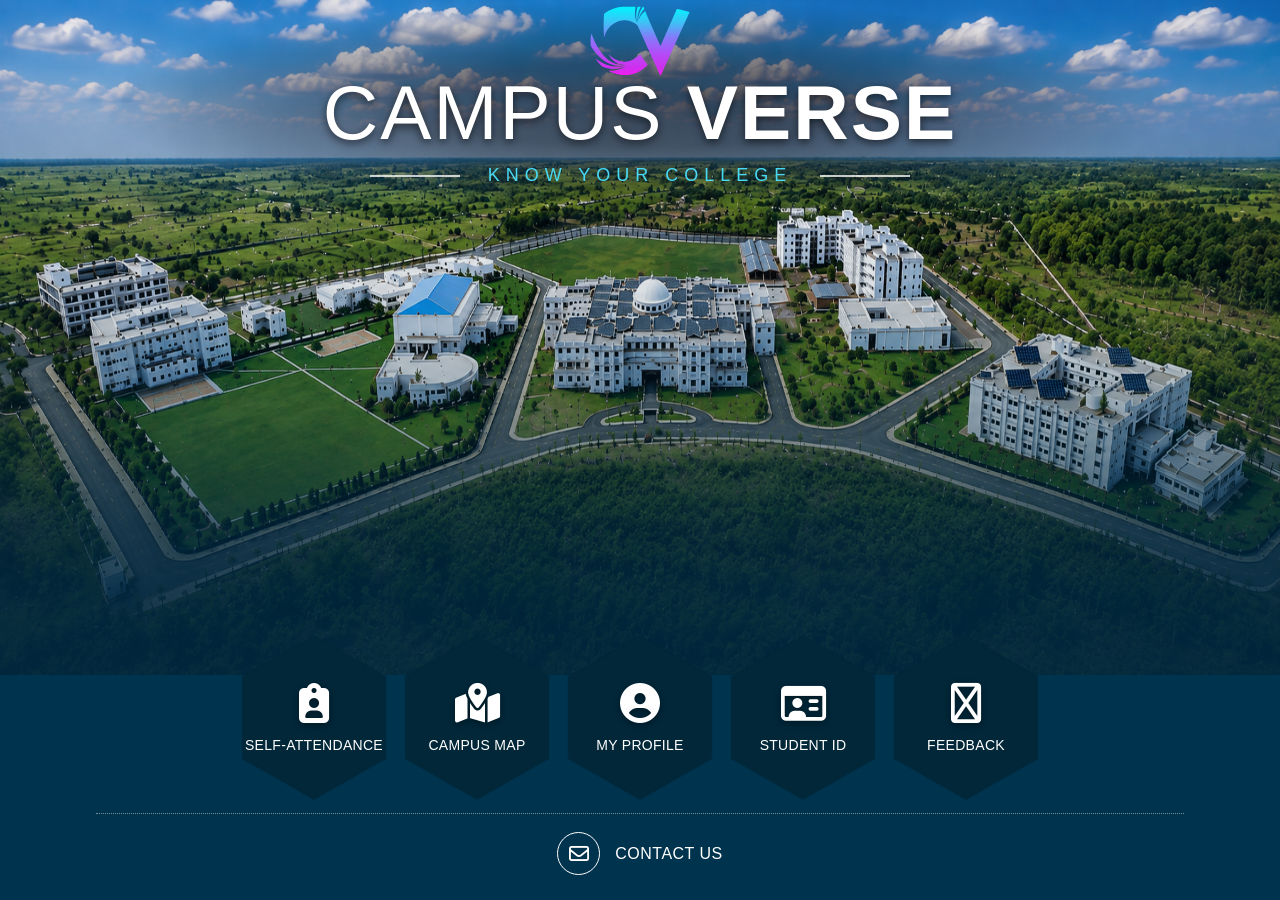
<file: index.html>
<!DOCTYPE html>
<html lang="en">
<head>
    <meta charset="UTF-8">
    <meta name="viewport" content="width=device-width, initial-scale=1.0">

    <title>Campus Verse</title>

    <!-- Font Awesome for icons -->
    <link rel="stylesheet"
          href="https://cdnjs.cloudflare.com/ajax/libs/font-awesome/6.5.2/css/all.min.css">

    <style>

        /* Basic page setup */
        * {
            margin: 0;
            padding: 0;
            box-sizing: border-box;
        }

        body {
            font-family: Arial, Helvetica, sans-serif;
            background: #00334d;
            color: white;
            overflow-x: hidden;
        }


        /* =================================================
           MAIN FRONT SECTION
           ================================================= */

        .campus-page {
            min-height: 100vh;
            position: relative;
            overflow: hidden;

            /*
             ------------------------------------------------
             BACKGROUND IMAGE IS ADDED HERE
             ------------------------------------------------
             Replace the image URL below with your own image.

             Example:
             background-image: url("my-campus-image.jpg");
             */
             background-image:
                linear-gradient(
                    to bottom,
                 /* Top: no blue overlay */
            rgba(0, 40, 65, 0.00) 20%,

            /* Very soft beginning of the shadow */
            rgba(0, 40, 65, 0.05) 32%,

            /* Gradual darkening over the campus */
            rgba(0, 40, 65, 0.12) 42%,

            rgba(0, 40, 65, 0.22) 52%,

            /* Shadow behind the hexagons */
            rgba(0, 40, 65, 0.38) 62%,

            rgba(0, 40, 65, 0.55) 70%,

            /* Stronger blue near footer */
            rgba(0, 40, 65, 0.72) 78%,

            rgba(0, 40, 65, 0.84) 87%,

            /* Only the very bottom becomes dark */
            rgba(0, 40, 65, 0.90) 100%
                ),
                url("assets/test.png");

            background-size: 100% 75vh;
            background-position: center top;
            background-repeat: no-repeat;
        }


        /* =================================================
           TITLE AREA
           ================================================= */

        .header {
            position: relative;
            z-index: 2;
            text-align: center;
            padding-top: 68px;
        }
        .header::before {
    content: "";
    position: absolute;
    top: 0;
    left: 50%;
    transform: translateX(-50%);
    width: min(1080px, 100%);
    height: 300px;
    background: radial-gradient(
        ellipse closest-side at 50% 35%,
        rgba(5, 6, 15, 0.60) 0%,
        rgba(5, 6, 15, 0.50) 40%,
        rgba(5, 6, 15, 0.25) 70%,
        rgba(5, 6, 15, 0) 100%
    );
    z-index: -1;          /* sits behind the title and logo */
    pointer-events: none;
}

        .hero-logo {
    position: absolute;
    top: 3px;
    left: 50%;
    transform: translateX(-50%);
    height: 76px;
}

        .title {
            font-size: clamp(45px, 6vw, 82px);
            font-weight: 300;
            letter-spacing: 2px;

            text-shadow:
                0 3px 8px rgba(0, 0, 0, 0.6);
        }

        .title span {
            font-weight: 700;
        }


        /* Subtitle */

        .subtitle-container {
            display: flex;
            align-items: center;
            justify-content: center;
            gap: 28px;
            margin-top: 8px;
        }

        .line {
            width: 90px;
            height: 2px;
            background: rgba(255,255,255,0.75);
        }

        .subtitle {
            font-size: 18px;
            letter-spacing: 6px;
            color: #48d9f5;
            font-weight: 500;
        }


        /* =================================================
           HEXAGON NAVIGATION
           ================================================= */

        .hex-container {
            position: absolute;

            /*
             Position of the cards.
             Adjust this if you want them higher/lower.
            */
            bottom: 100px;

            left: 50%;
            transform: translateX(-50%);

            display: flex;
            justify-content: center;
            align-items: center;

            gap: 18px;

            z-index: 5;
        }


        /* Individual hexagon */

        .hex {
            width: 145px;
            height: 165px;

            position: relative;

            clip-path: polygon(
                50% 0%,
                100% 25%,
                100% 75%,
                50% 100%,
                0% 75%,
                0% 25%
            );

            background: rgba(2, 38, 55, 0.80);

            display: flex;
            justify-content: center;
            align-items: center;

            transition:
                transform 0.3s ease,
                background 0.3s ease;
        }

        /* Campus Map link */
.campus-map-link {
    text-decoration: none;
    color: inherit;
}


        /*
         Border effect for hexagon
         */

        .hex::before {
            content: "";

            position: absolute;
            inset: 2px;

            clip-path: polygon(
                50% 0%,
                100% 25%,
                100% 75%,
                50% 100%,
                0% 75%,
                0% 25%
            );

            background: rgba(2, 39, 57, 0.90);
        }


        /* Content inside hexagon */

        .hex-content {
            position: relative;
            z-index: 2;

            display: flex;
            flex-direction: column;
            align-items: center;
            justify-content: center;

            height: 100%;
            width: 100%;

            text-align: center;
        }


        /* Icons */

        .hex-icon {
            font-size: 40px;
            margin-bottom: 14px;

            color: white;

            filter:
                drop-shadow(0 2px 3px rgba(0,0,0,0.4));
        }


        /* Card text */

        .hex-text {
            font-size: 14px;
            letter-spacing: 0.3px;
            font-weight: 400;
        }


        /* Hover effect */

        .hex:hover {
            transform: translateY(-10px) scale(1.04);
            background: rgba(0, 90, 120, 0.95);
            cursor: pointer;
        }


        /* =================================================
           CONTACT US
           ================================================= */

        .contact-section {
            position: absolute;

            bottom: 25px;
            left: 50%;

            transform: translateX(-50%);

            width: 85%;

            border-top: 1px dotted rgba(255,255,255,0.45);

            padding-top: 18px;

            display: flex;
            justify-content: center;
            align-items: center;

            gap: 15px;

            z-index: 5;
        }


        .contact-icon {
            width: 43px;
            height: 43px;

            border: 1px solid white;
            border-radius: 50%;

            display: flex;
            justify-content: center;
            align-items: center;

            font-size: 20px;
        }

        .contact-text {
            font-size: 16px;
            letter-spacing: 0.5px;
        }

        /* FEEDBACK HEXAGON LINK */
a.hex {
    text-decoration: none;
    color: inherit;
}

a.hex .hex-text,
a.hex .hex-icon {
    color: white;
}

/* CONTACT BUTTON */

.contact-section {
    background: transparent;
    border-left: none;
    border-right: none;
    border-bottom: none;
    color: white;
    font-family: inherit;
    cursor: pointer;
}

/* CONTACT POPUP BACKGROUND */

.contact-popup {
    display: none;

    position: fixed;
    inset: 0;

    background: rgba(0, 15, 25, 0.75);

    justify-content: center;
    align-items: center;

    z-index: 1000;
}

/* POPUP BOX */

.contact-popup-content {
    position: relative;

    width: 90%;
    max-width: 380px;

    padding: 35px 25px;

    background: #00334d;

    border: 1px solid rgba(255,255,255,0.3);

    border-radius: 15px;

    text-align: center;

    box-shadow: 0 10px 35px rgba(0,0,0,0.4);
}

.contact-popup-content h2 {
    font-size: 23px;
    letter-spacing: 2px;
    margin-bottom: 10px;
}

.contact-popup-content p {
    color: #b9dce8;
    margin-bottom: 25px;
}

/* PHONE NUMBERS */

.phone-contact {
    display: flex;
    align-items: center;
    justify-content: center;

    gap: 12px;

    padding: 15px;

    margin-top: 12px;

    background: rgba(255,255,255,0.08);

    border-radius: 8px;
}

.phone-contact i {
    color: #48d9f5;
    font-size: 18px;
}

.phone-contact a {
    color: white;
    text-decoration: none;
    font-size: 16px;
}

.phone-contact a:hover {
    color: #48d9f5;
}

/* CLOSE BUTTON */

.close-contact {
    position: absolute;

    top: 10px;
    right: 15px;

    background: none;
    border: none;

    color: white;
    font-size: 28px;

    cursor: pointer;
}


        /* =================================================
           RESPONSIVE DESIGN
           ================================================= */

        @media (max-width: 900px) {

            .hex-container {
                gap: 5px;
            }

            .hex {
                width: 125px;
                height: 145px;
            }

            .hex-icon {
                font-size: 32px;
            }

            .hex-text {
                font-size: 12px;
            }
        }


        @media (max-width: 700px) {

            .campus-page {
                min-height: 100vh;

                background-position: center top;
            }

            .header {
                padding-top: 85px;
            }
            .hero-logo {                /* NEW */
        height: 52px;
        top: 14px;
    }

            .title {
                font-size: 42px;
            }

            .subtitle {
                font-size: 12px;
                letter-spacing: 3px;
            }

            .line {
                width: 45px;
            }

            .hex-container {
                position: relative;

                bottom: auto;
                left: auto;
                transform: none;

                margin-top: 120px;

                flex-wrap: wrap;

                padding: 20px;
            }

            .hex {
                width: 120px;
                height: 140px;
            }

            .contact-section {
                position: relative;

                bottom: auto;

                margin-top: 30px;
                padding-bottom: 25px;
            }
        }

    </style>
</head>




<body>


    <!-- =====================================================
         MAIN CAMPUS VERSE FRONT
         ===================================================== -->

    <main class="campus-page">


        <!-- =================================================
             TITLE
             ================================================= -->

        <header class="header">
            <img src="assets/campus-verse-logo.svg" class="hero-logo" alt="Campus Verse logo">
            <h1 class="title">
                CAMPUS <span>VERSE</span>
            </h1>

            <div class="subtitle-container">

                <div class="line"></div>

                <div class="subtitle">
                    KNOW YOUR COLLEGE
                </div>

                <div class="line"></div>

            </div>

        </header>


        <!-- =================================================
             HEXAGON MENU
             ================================================= -->

        <section class="hex-container">


            <!-- ATTENDANCE -->

<a href="attendance.html" class="hex">

    <div class="hex-content">

        <i class="fa-solid fa-clipboard-user hex-icon"></i>

        <div class="hex-text">
           SELF-ATTENDANCE
        </div>

    </div>

</a>


           
<!-- CAMPUS MAP -->
<a href="map.html" class="hex campus-map-link">

    <div class="hex-content">

        <i class="fa-solid fa-map-location-dot hex-icon"></i>

        <div class="hex-text">
            CAMPUS MAP
        </div>

    </div>

</a>
 

            <!-- MY PROFILE -->

            <div class="hex">

                <div class="hex-content">

                    <i class="fa-solid fa-circle-user hex-icon"></i>

                    <div class="hex-text">
                        MY PROFILE
                    </div>

                </div>

            </div>


            <!-- STUDENT ID -->

            <div class="hex">

                <div class="hex-content">

                    <i class="fa-regular fa-id-card hex-icon"></i>

                    <div class="hex-text">
                        STUDENT ID
                    </div>

                </div>

            </div>


            <!-- FEEDBACK -->

            <a href="feedback.html" class="hex">

                <div class="hex-content">

                    <i class="fa-regular fa-book-open hex-icon"></i>

                    <div class="hex-text">
                        FEEDBACK
                    </div>

                </div>

            </a>


        </section>


       <!-- CONTACT US -->

<button class="contact-section" id="contactUsBtn" type="button">

    <div class="contact-icon">
        <i class="fa-regular fa-envelope"></i>
    </div>

    <div class="contact-text">
        CONTACT US
    </div>

</button>

<!-- CONTACT POPUP -->

<div class="contact-popup" id="contactPopup">

    <div class="contact-popup-content">

        <button class="close-contact" id="closeContact">
            &times;
        </button>

        <h2>CONTACT US</h2>

        <p>Get in touch with us</p>

        <div class="phone-contact">

            <i class="fa-solid fa-phone"></i>

            <a href="tel:+919111217107">
                +91 91112 17107
            </a>

        </div>

        <div class="phone-contact">

            <i class="fa-solid fa-phone"></i>

            <a href="tel:+919174731315">
                +91 91747 31315
            </a>

        </div>

    </div>

</div>


    </main>

<script>

// CONTACT POPUP

const contactBtn = document.getElementById("contactUsBtn");

const contactPopup = document.getElementById("contactPopup");

const closeContact = document.getElementById("closeContact");

// Open popup

contactBtn.addEventListener("click", function() {

    contactPopup.style.display = "flex";

});

// Close popup

closeContact.addEventListener("click", function() {

    contactPopup.style.display = "none";

});

// Close when clicking outside popup

contactPopup.addEventListener("click", function(event) {

    if (event.target === contactPopup) {

        contactPopup.style.display = "none";

    }

});

// Close using Escape key

document.addEventListener("keydown", function(event) {

    if (event.key === "Escape") {

        contactPopup.style.display = "none";

    }

});

</script>
</body>
</html>
</file>
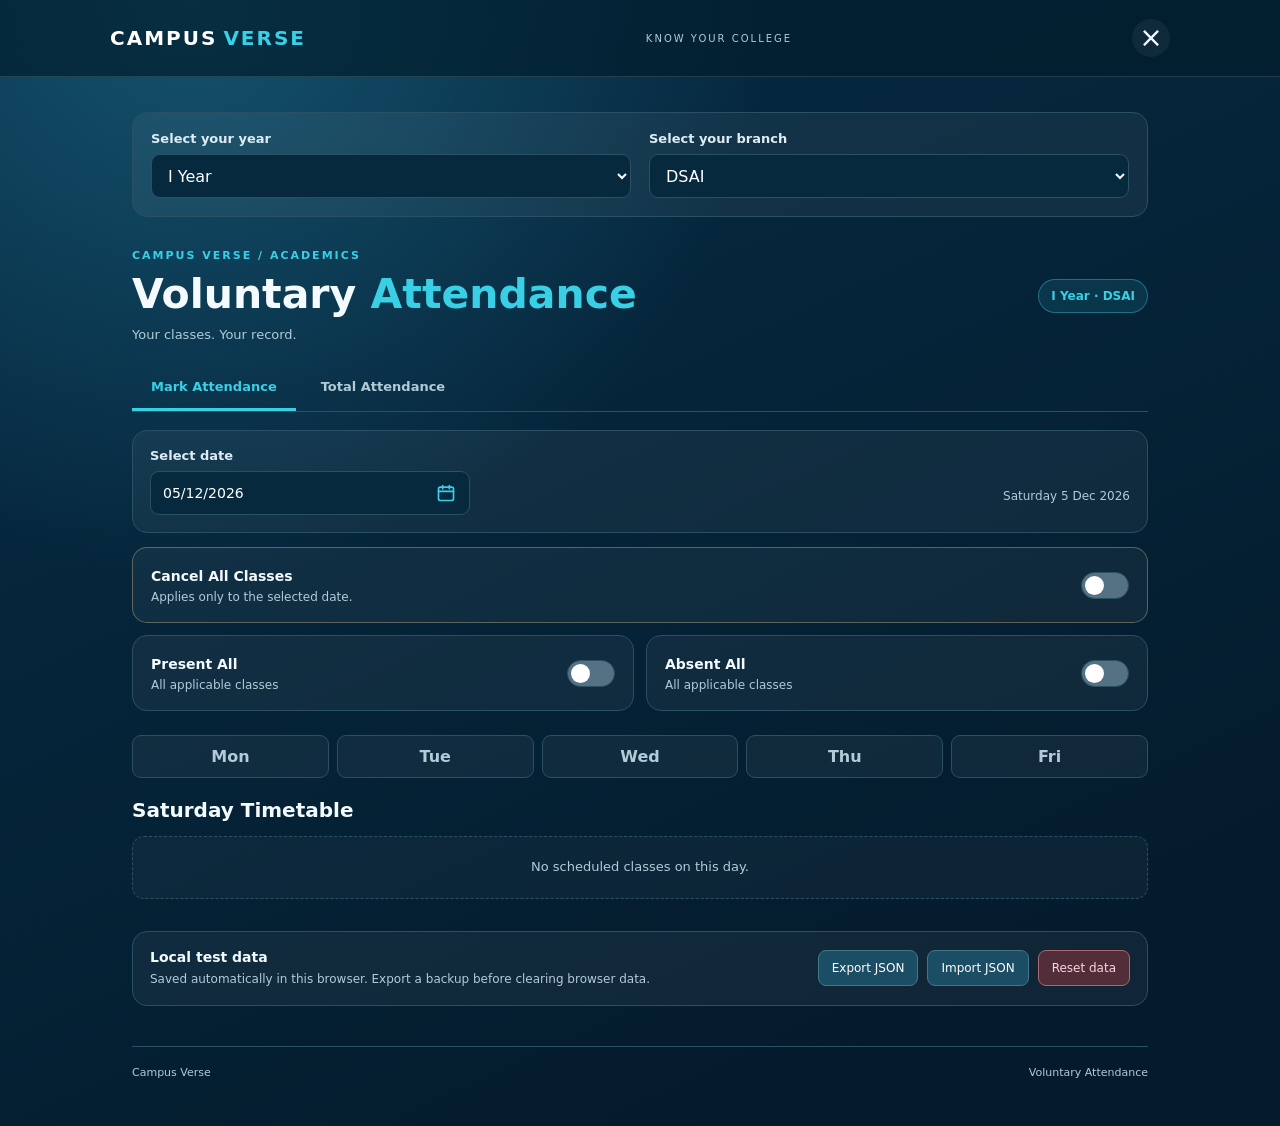
<file: attendance.html>
<!doctype html>
<html lang="en-GB">

<head>
  <meta charset="UTF-8">
  <meta name="viewport" content="width=device-width, initial-scale=1">
  <meta name="theme-color" content="#062b43">

  <title>Campus Verse | Voluntary Attendance</title>

  <link rel="stylesheet" href="attendance.css">
  <script src="attendance.js" defer></script>
</head>

<body>

  
<!-- HEADER -->
<header class="topbar">

    <!-- CAMPUS VERSE HOME LINK -->
    <a class="brand" href="index.html" aria-label="Go to Campus Verse home">
        <span>CAMPUS</span><b>VERSE</b>
    </a>

    <span class="top-tag">KNOW YOUR COLLEGE</span>

    <!-- CLOSE / BACK TO HOME -->
    <a href="index.html"
       class="close-btn"
       aria-label="Back to home"
       title="Back to Home">
        &times;
    </a>

</header>

  <main class="container">

    <!-- YEAR AND BRANCH SELECTION -->
    <section class="select-panel" aria-label="Academic selection">

      <div class="field">
        <label for="year">Select your year</label>

        <select id="year">
          <option value="1">I Year</option>
          <option value="2">II Year</option>
          <option value="3">III Year</option>
          <option value="4">IV Year</option>
        </select>
      </div>

      <div class="field">
        <label for="branch">Select your branch</label>

        <select id="branch">
          <option value="DSAI">DSAI</option>
          <option value="CSE">CSE</option>
          <option value="ECE">ECE</option>
        </select>
      </div>

    </section>

    <!-- MAIN HEADING -->
    <div class="heading">

      <div>
        <p class="eyebrow">CAMPUS VERSE / ACADEMICS</p>

        <h1>
          Voluntary <em>Attendance</em>
        </h1>

        <p class="subtitle">Your classes. Your record.</p>
      </div>

      <span id="branchBadge" class="branch-badge">
        I Year · DSAI
      </span>

    </div>

    <!-- ATTENDANCE TABS -->
    <div class="tabs" role="tablist" aria-label="Attendance pages">

      <button
        id="markTab"
        class="tab active"
        type="button"
        role="tab"
        aria-selected="true"
        aria-controls="markPanel">
        Mark Attendance
      </button>

      <button
        id="totalTab"
        class="tab"
        type="button"
        role="tab"
        aria-selected="false"
        aria-controls="totalPanel">
        Total Attendance
      </button>

    </div>

    <!-- MARK ATTENDANCE -->
    <section
      id="markPanel"
      role="tabpanel"
      aria-labelledby="markTab">

      <!-- DATE SELECTION -->
      <div class="date-panel card">

        <div class="field">

          <label for="date">Select date</label>

          <div class="date-picker-wrap">

            <span
              id="dateDisplay"
              class="date-display"
              aria-hidden="true">
              DD/MM/YYYY
            </span>

            <input
              type="date"
              id="date"
              aria-label="Select attendance date">

          </div>

        </div>

        <span class="date-info" id="dateInfo"></span>

      </div>

      <!-- CANCEL ALL CLASSES -->
      <div class="cancel-panel card">

        <div>
          <strong>Cancel All Classes</strong>

          <p>Applies only to the selected date.</p>
        </div>

        <label class="toggle">

          <input
            id="cancelAll"
            type="checkbox"
            aria-label="Cancel all classes on selected date">

          <span class="toggle-visual"></span>

        </label>

      </div>


<!-- PRESENT ALL / ABSENT ALL -->
<div class="bulk-row">

  <div class="bulk-panel card">
    <div>
      <strong>Present All</strong>
      <p>All applicable classes</p>
    </div>

    <label class="toggle">
      <input
        id="presentAll"
        type="checkbox"
        aria-label="Mark all classes Present">
      <span class="toggle-visual"></span>
    </label>
  </div>

  <div class="bulk-panel card">
    <div>
      <strong>Absent All</strong>
      <p>All applicable classes</p>
    </div>

    <label class="toggle">
      <input
        id="absentAll"
        type="checkbox"
        aria-label="Mark all classes Absent">
      <span class="toggle-visual"></span>
    </label>
  </div>

</div>


      <!-- WEEKDAY NAVIGATION -->
      <div
        class="weekday-bar"
        id="weekdayBar"
        aria-label="Select a weekday">
      </div>

      <!-- TIMETABLE HEADING -->
      <h2 class="schedule-title" id="dayTitle">
        Friday Timetable
      </h2>

      <!-- CLASS CARDS -->
      <div
        id="classes"
        class="class-list"
        aria-live="polite">
      </div>

    </section>

    <!-- TOTAL ATTENDANCE -->
    <section
      id="totalPanel"
      role="tabpanel"
      aria-labelledby="totalTab"
      hidden>

      <div class="overview" id="overview"></div>

      <div class="totals-heading">

        <h2>Course-wise Attendance</h2>

        <p>
          Each scheduled class block counts as one session.
        </p>

      </div>

      <div id="totals" class="course-totals"></div>

    </section>

    <!-- LOCAL STORAGE SECTION -->
    <section
      class="storage-panel card"
      aria-labelledby="storageTitle">

      <div>

        <h2 id="storageTitle">Local test data</h2>

        <p>
          Saved automatically in this browser.
          Export a backup before clearing browser data.
        </p>

      </div>

      <div class="storage-actions">

        <button
          type="button"
          class="secondary-btn"
          id="exportBtn">
          Export JSON
        </button>

        <button
          type="button"
          class="secondary-btn"
          id="importBtn">
          Import JSON
        </button>

        <button
          type="button"
          class="danger-btn"
          id="clearBtn">
          Reset data
        </button>

        <input
          type="file"
          id="importFile"
          accept=".json,application/json"
          hidden>

      </div>

    </section>

    <!-- NOTIFICATION -->
    <p
      id="notice"
      class="notice"
      role="status"
      aria-live="polite">
    </p>

    <!-- FOOTER -->
    <footer>
      Campus Verse
      <span>Voluntary Attendance</span>
    </footer>

  </main>

</body>
</html>
</file>
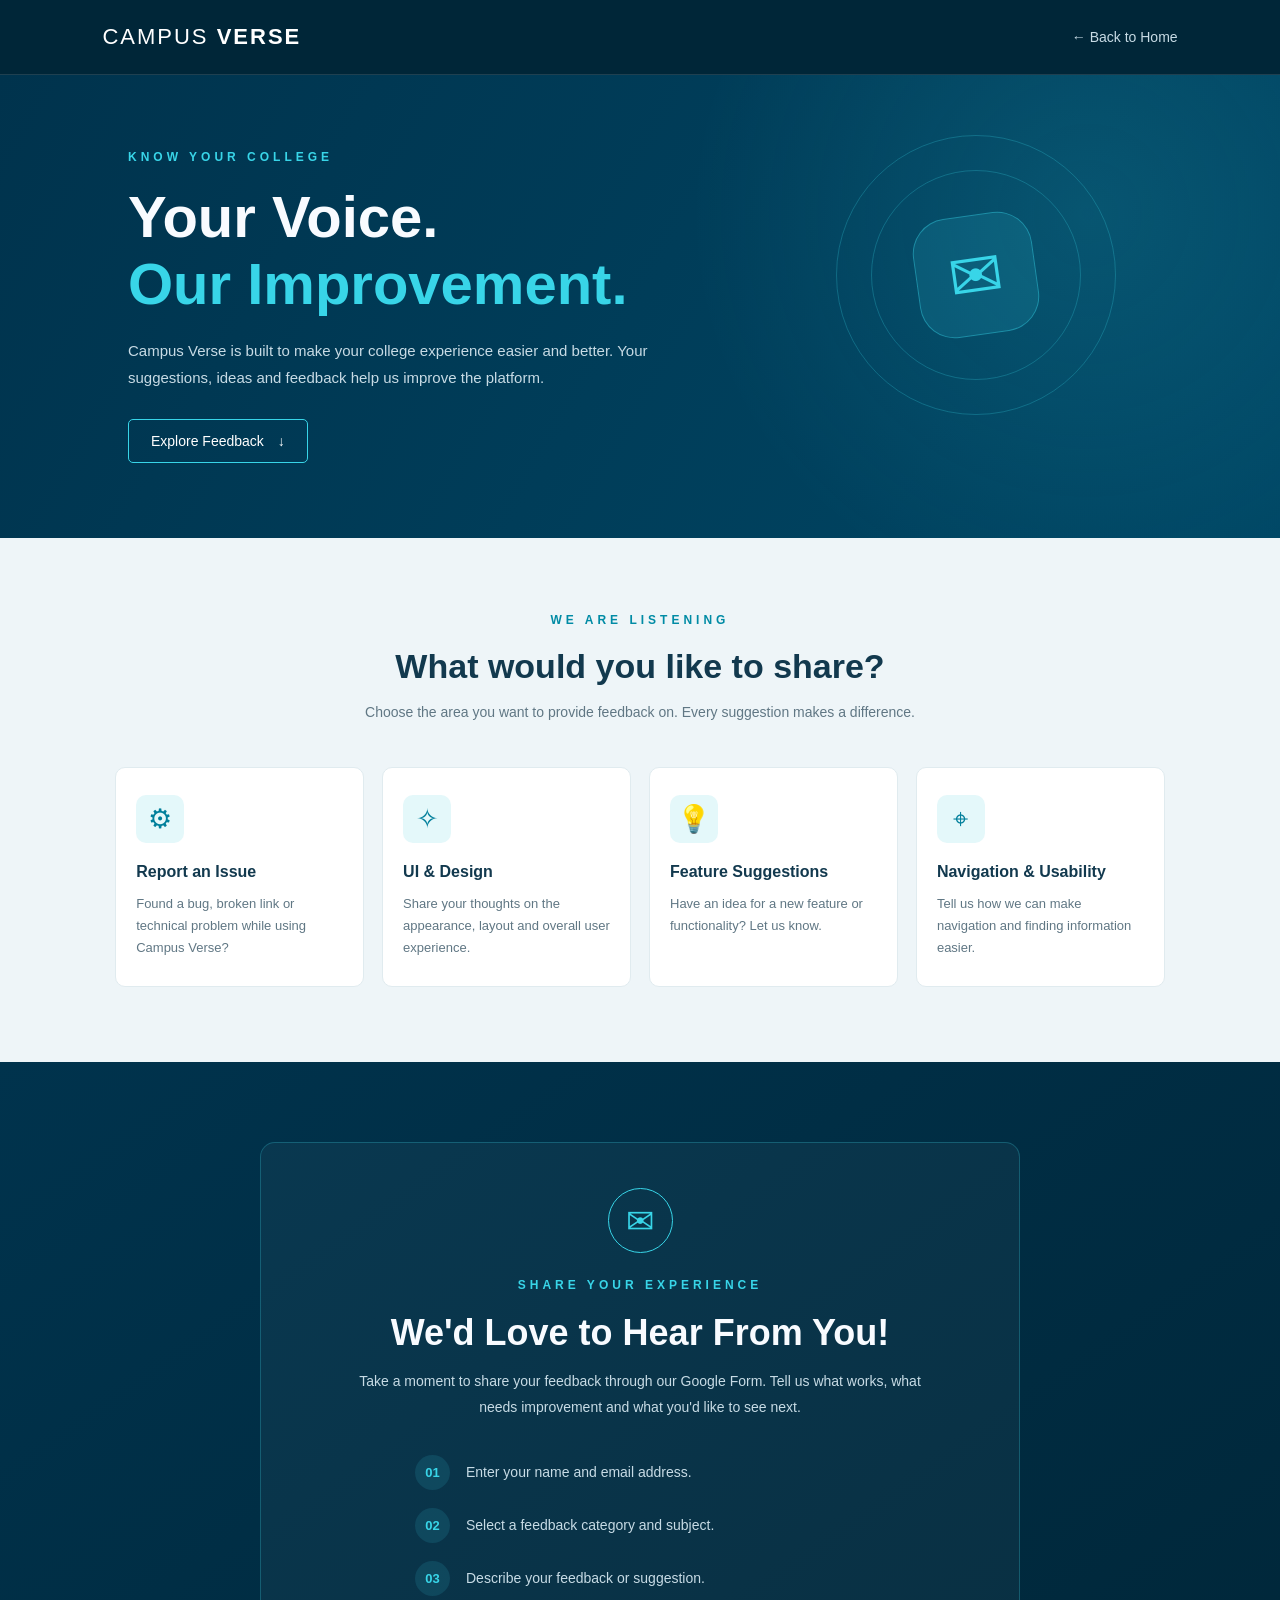
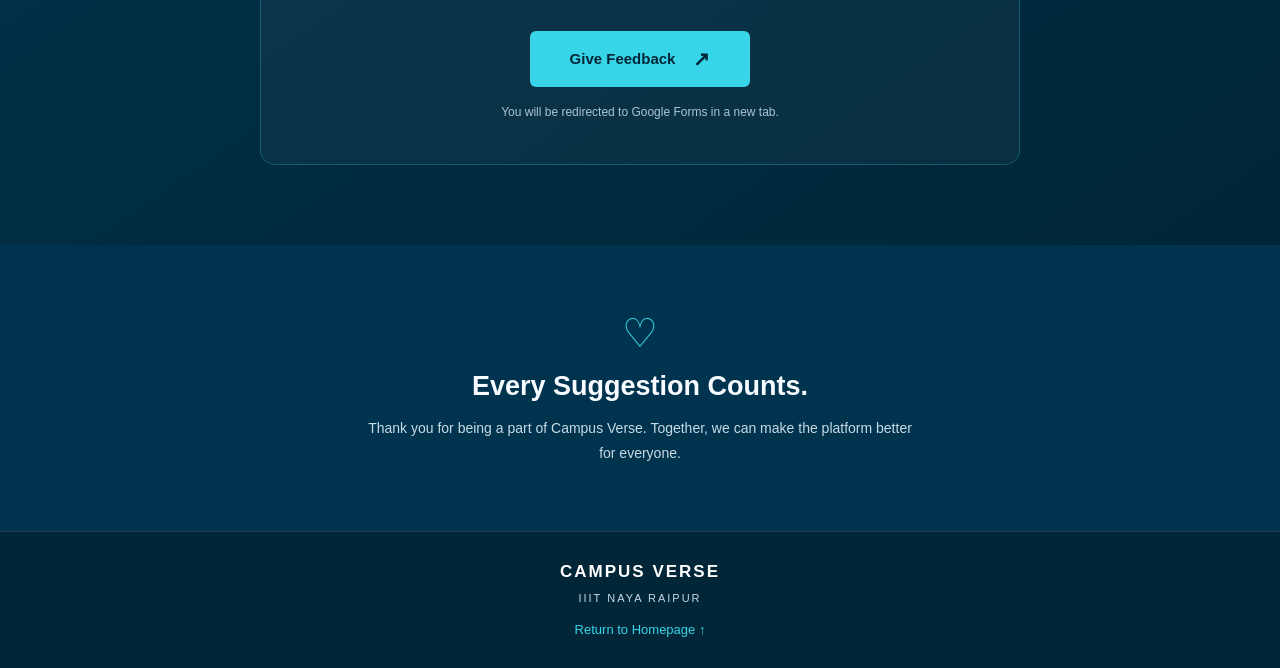
<file: feedback.html>
<!DOCTYPE html>
<html lang="en">

<head>
    <meta charset="UTF-8">
    <meta name="viewport" content="width=device-width, initial-scale=1.0">

    <title>Campus Verse | Feedback</title>

    <link rel="stylesheet" href="feedback.css">
</head>

<body>

    <!-- Navigation -->
    <header class="topbar">

        <a href="index.html" class="brand">
            CAMPUS <span>VERSE</span>
        </a>

        <a href="index.html" class="home-link">
            <span>←</span> Back to Home
        </a>

    </header>


    <main>

        <!-- Hero Section -->
        <section class="hero">

            <div class="hero-content">

                <p class="eyebrow">KNOW YOUR COLLEGE</p>

                <h1>
                    Your Voice.
                    <span>Our Improvement.</span>
                </h1>

                <p class="hero-description">
                    Campus Verse is built to make your college
                    experience easier and better. Your suggestions,
                    ideas and feedback help us improve the platform.
                </p>

                <a href="#feedback-options" class="explore-btn">
                    Explore Feedback <span>↓</span>
                </a>

            </div>

            <div class="hero-decoration">
                <div class="circle circle-one"></div>
                <div class="circle circle-two"></div>
                <div class="message-icon">
                    <span>✉</span>
                </div>
            </div>

        </section>


        <!-- Feedback Options -->
        <section class="feedback-section" id="feedback-options">

            <div class="section-heading">

                <p class="eyebrow">WE ARE LISTENING</p>

                <h2>What would you like to share?</h2>

                <p>
                    Choose the area you want to provide feedback on.
                    Every suggestion makes a difference.
                </p>

            </div>


            <div class="feedback-grid">

                <div class="feedback-card">

                    <div class="card-icon">
                        <span>⚙</span>
                    </div>

                    <h3>Report an Issue</h3>

                    <p>
                        Found a bug, broken link or technical
                        problem while using Campus Verse?
                    </p>

                </div>


                <div class="feedback-card">

                    <div class="card-icon">
                        <span>✧</span>
                    </div>

                    <h3>UI & Design</h3>

                    <p>
                        Share your thoughts on the appearance,
                        layout and overall user experience.
                    </p>

                </div>


                <div class="feedback-card">

                    <div class="card-icon">
                        <span>💡</span>
                    </div>

                    <h3>Feature Suggestions</h3>

                    <p>
                        Have an idea for a new feature or
                        functionality? Let us know.
                    </p>

                </div>


                <div class="feedback-card">

                    <div class="card-icon">
                        <span>⌖</span>
                    </div>

                    <h3>Navigation & Usability</h3>

                    <p>
                        Tell us how we can make navigation
                        and finding information easier.
                    </p>

                </div>

            </div>

        </section>


        <!-- Google Form Section -->
        <section class="form-section">

            <div class="form-box">

                <div class="form-icon">
                    <span>✉</span>
                </div>

                <p class="eyebrow">SHARE YOUR EXPERIENCE</p>

                <h2>We'd Love to Hear From You!</h2>

                <p class="form-description">
                    Take a moment to share your feedback through
                    our Google Form. Tell us what works, what
                    needs improvement and what you'd like to see next.
                </p>


                <div class="form-details">

                    <div class="detail">
                        <span>01</span>
                        <p>Enter your name and email address.</p>
                    </div>

                    <div class="detail">
                        <span>02</span>
                        <p>Select a feedback category and subject.</p>
                    </div>

                    <div class="detail">
                        <span>03</span>
                        <p>Describe your feedback or suggestion.</p>
                    </div>

                </div>


                <a
                    href="https://docs.google.com/forms/d/e/1FAIpQLSdbSgUUNN2mcwhw5tiqSA2XeN_qCzT1yBikx4yS1nq40vGIFw/viewform?usp=sharing&ouid=110528415397104631798"
                    target="_blank"
                    rel="noopener noreferrer"
                    class="google-form-btn"
                    id="googleFormLink"
                >
                    Give Feedback
                    <span>↗</span>
                </a>


                <p class="form-note" id="formNote">
                    You will be redirected to Google Forms
                    in a new tab.
                </p>

            </div>

        </section>


        <!-- Thank You Section -->
        <section class="thankyou-section">

            <div class="thankyou-icon">♡</div>

            <h2>Every Suggestion Counts.</h2>

            <p>
                Thank you for being a part of Campus Verse.
                Together, we can make the platform better
                for everyone.
            </p>

        </section>

    </main>


    <!-- Footer -->
    <footer class="footer">

        <a href="index.html" class="footer-brand">
            CAMPUS VERSE
        </a>

        <p>IIIT NAYA RAIPUR</p>

        <a href="index.html">Return to Homepage ↑</a>

    </footer>


    <script src="feedback.js"></script>

</body>

</html>
</file>
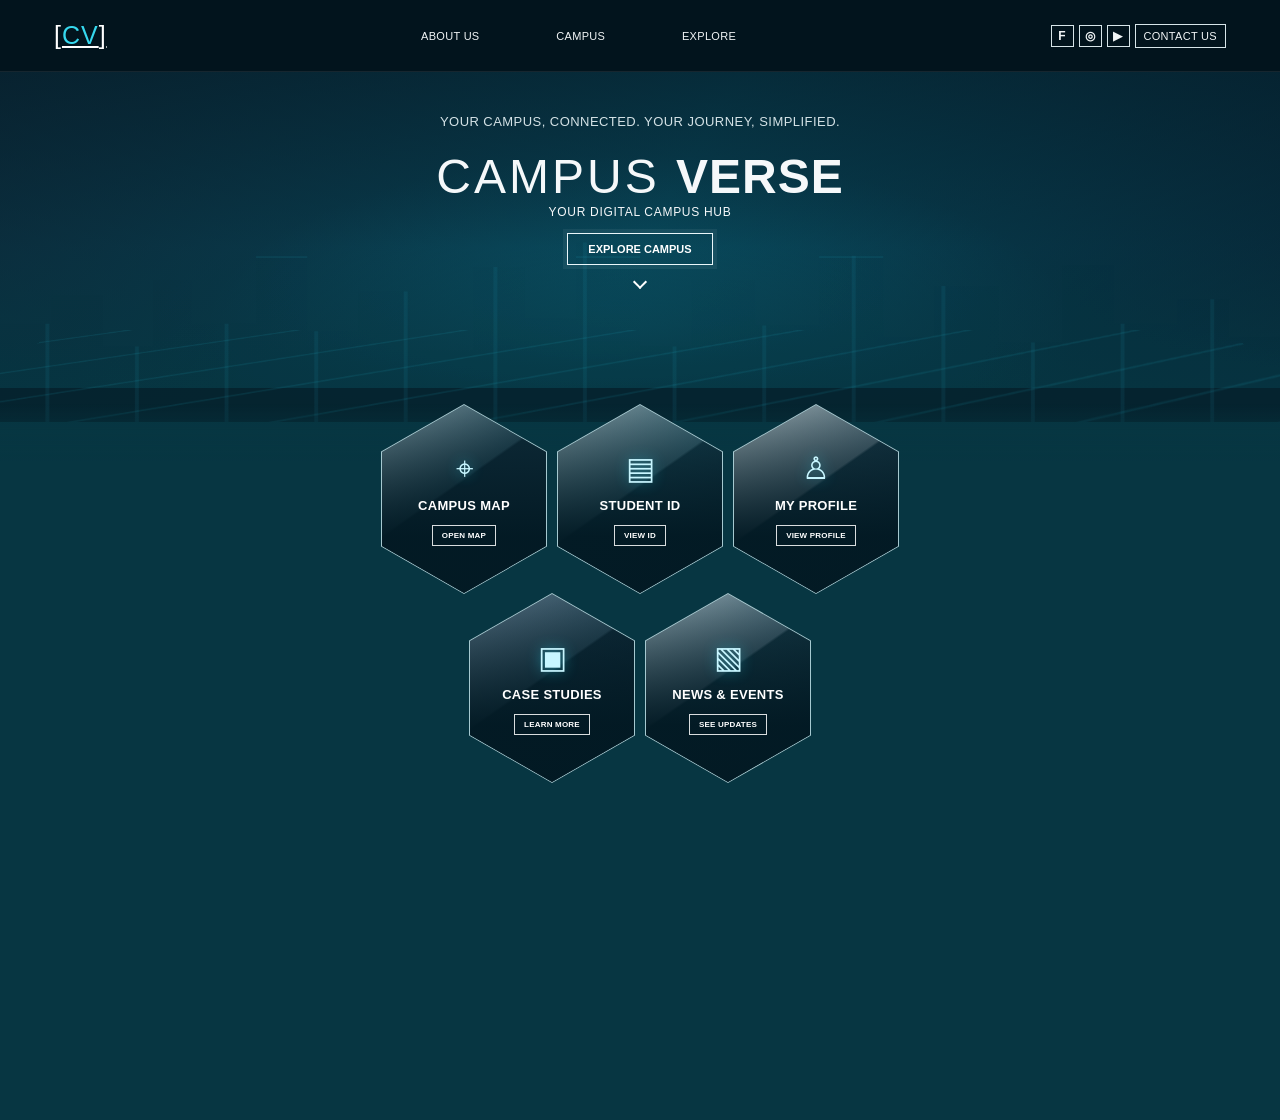
<file: experiments/campus_verse (1).html>
<!DOCTYPE html>
<html lang="en">
<head>
  <meta charset="UTF-8" />
  <meta name="viewport" content="width=device-width, initial-scale=1.0" />
  <title>Campus Verse</title>
  <style>
    :root {
      --navy: #061c28;
      --teal: #073b49;
      --cyan: #36d8ee;
      --white: #f5f8fa;
      --muted: #b9cbd2;
      --line: rgba(220, 245, 250, .55);
    }

    * { box-sizing: border-box; }
    html { scroll-behavior: smooth; }
    body {
      margin: 0;
      color: var(--white);
      font-family: Arial, Helvetica, sans-serif;
      background: #073642;
    }

    .topbar {
      height: 72px;
      padding: 0 clamp(18px, 4.5vw, 54px);
      display: flex;
      align-items: center;
      justify-content: space-between;
      gap: 24px;
      background: rgba(3, 19, 28, .97);
      border-bottom: 1px solid rgba(255,255,255,.08);
      position: relative;
      z-index: 5;
    }
    .logo {
      font-size: 25px;
      font-weight: 300;
      letter-spacing: 1px;
      color: #fff;
      white-space: nowrap;
    }
    .logo span { color: var(--cyan); }
    nav { display: flex; align-items: center; gap: clamp(22px, 6vw, 78px); }
    nav a, .top-actions a {
      color: #f1f5f6;
      text-decoration: none;
      font-size: 11px;
      text-transform: uppercase;
      letter-spacing: .3px;
    }
    nav a:hover, .top-actions a:hover { color: var(--cyan); }
    .top-actions { display: flex; align-items: center; gap: 5px; }
    .social {
      display: inline-flex;
      align-items: center;
      justify-content: center;
      width: 23px;
      height: 22px;
      border: 1px solid #d7e5e9;
      font-size: 12px !important;
      font-weight: bold;
    }
    .phone {
      border: 1px solid #d7e5e9;
      padding: 5px 8px;
      white-space: nowrap;
      font-size: 11px !important;
    }

    .hero {
      min-height: 350px;
      position: relative;
      isolation: isolate;
      overflow: hidden;
      display: flex;
      align-items: flex-start;
      justify-content: center;
      text-align: center;
      padding: 42px 18px 100px;
      background:
        linear-gradient(180deg, rgba(4,30,42,.70) 0%, rgba(3,43,56,.40) 50%, #073642 100%),
        radial-gradient(ellipse at 50% 74%, rgba(20,164,194,.32), transparent 48%),
        linear-gradient(120deg, #102c3d, #0b4c60 50%, #092638);
    }
    /* Decorative skyline built from CSS so no external image is required. */
    .skyline {
      position: absolute;
      z-index: -1;
      bottom: 0;
      left: 0;
      width: 100%;
      height: 54%;
      opacity: .78;
      background:
        linear-gradient(180deg, transparent 0 12%, rgba(37,206,233,.10) 12.5% 13%, transparent 13.5%),
        repeating-linear-gradient(90deg, transparent 0 3.5%, rgba(39,190,222,.10) 3.6% 3.8%, transparent 3.9% 7%),
        linear-gradient(0deg, #061f2b 0 18%, transparent 18%);
      clip-path: polygon(0 48%, 4% 48%, 4% 33%, 8% 33%, 8% 60%, 12% 60%, 12% 25%, 15% 25%, 15% 48%, 20% 48%, 20% 12%, 24% 12%, 24% 52%, 28% 52%, 28% 31%, 32% 31%, 32% 62%, 37% 62%, 37% 18%, 41% 18%, 41% 45%, 45% 45%, 45% 5%, 50% 5%, 50% 60%, 54% 60%, 54% 25%, 59% 25%, 59% 49%, 64% 49%, 64% 12%, 69% 12%, 69% 55%, 73% 55%, 73% 28%, 78% 28%, 78% 58%, 83% 58%, 83% 17%, 87% 17%, 87% 48%, 92% 48%, 92% 35%, 96% 35%, 96% 55%, 100% 55%, 100% 100%, 0 100%);
    }
    .hero::after {
      content: "";
      position: absolute;
      z-index: -1;
      inset: auto -5% 0;
      height: 34%;
      background: repeating-linear-gradient(168deg, transparent 0 17px, rgba(26,211,239,.18) 18px 19px, transparent 20px 42px);
      transform: perspective(220px) rotateX(22deg);
      transform-origin: bottom;
      opacity: .5;
    }
    .hero-content { max-width: 760px; }
    .eyebrow {
      margin: 0 0 22px;
      color: #d4e2e6;
      font-size: 13px;
      letter-spacing: .45px;
      text-transform: uppercase;
    }
    h1 {
      margin: 0;
      font-size: clamp(35px, 6vw, 48px);
      font-weight: 300;
      letter-spacing: 3px;
      line-height: 1.08;
      text-transform: uppercase;
    }
    h1 strong { font-weight: 700; letter-spacing: 1px; }
    .hero-sub {
      margin: 2px 0 14px;
      font-size: 12px;
      letter-spacing: .7px;
      text-transform: uppercase;
    }
    .outline-btn {
      display: inline-block;
      border: 1px solid #eaf7fa;
      color: #fff;
      text-decoration: none;
      text-transform: uppercase;
      font-size: 11px;
      font-weight: bold;
      padding: 9px 20px;
      box-shadow: 0 0 0 4px rgba(255,255,255,.06);
      transition: background .2s, color .2s;
    }
    .outline-btn:hover { background: #eaf7fa; color: #062b38; }
    .down {
      display: block;
      width: 10px;
      height: 10px;
      margin: 12px auto 0;
      border-right: 2px solid white;
      border-bottom: 2px solid white;
      transform: rotate(45deg);
    }

    .dashboard {
      /* Preserve approximately the original full-page length after removing
         the corporate footer: the remaining lower area stays intentionally
         empty and keeps the same dark teal background. */
      min-height: 716px;
      padding: 0 18px 58px;
      margin-top: -18px;
      position: relative;
      z-index: 2;
      background: linear-gradient(180deg, transparent, #073642 8%);
    }
    .cards {
      width: min(690px, 100%);
      margin: 0 auto;
      display: flex;
      justify-content: center;
      flex-wrap: wrap;
      gap: 0 10px;
    }
    .feature {
      position: relative;
      width: 166px;
      height: 190px;
      margin: 0 0 -1px;
      padding: 0;
      color: white;
      text-decoration: none;
      text-align: center;
      display: flex;
      flex-direction: column;
      align-items: center;
      justify-content: center;
      isolation: isolate;
      clip-path: polygon(50% 0, 100% 25%, 100% 75%, 50% 100%, 0 75%, 0 25%);
      background: rgba(3, 22, 32, .68);
      transition: transform .2s, filter .2s;
    }
    .feature:hover { filter: brightness(1.2); transform: translateY(-4px); }
    .feature::before {
      content: "";
      position: absolute;
      inset: 1px;
      z-index: -1;
      clip-path: inherit;
      background:
        linear-gradient(180deg, rgba(4,30,41,.12), rgba(2,25,35,.95) 70%),
        var(--card-art, linear-gradient(135deg, #426778, #152e3b));
    }
    .feature::after {
      content: "";
      position: absolute;
      inset: 0;
      z-index: -2;
      background: rgba(207,244,250,.8);
    }
    .feature .symbol {
      font-size: 31px;
      line-height: 1;
      margin-bottom: 14px;
      color: #c8f6ff;
      text-shadow: 0 0 14px rgba(41,220,244,.45);
    }
    .feature h2 {
      margin: 0 0 12px;
      font-size: 13px;
      font-weight: 600;
      text-transform: uppercase;
      letter-spacing: .3px;
    }
    .feature .small-btn {
      display: inline-block;
      border: 1px solid rgba(255,255,255,.85);
      padding: 5px 9px;
      font-size: 8px;
      font-weight: bold;
      text-transform: uppercase;
      letter-spacing: .2px;
    }
    .map-art { --card-art: linear-gradient(145deg, #829da7 0%, #284c5a 43%, #102d3b 44%, #102d3b 100%); }
    .id-art { --card-art: linear-gradient(145deg, #91a8b0 0%, #3a6674 45%, #153d4b 46%, #0b2937 100%); }
    .profile-art { --card-art: linear-gradient(145deg, #aabac0 0%, #536d79 45%, #183947 46%, #0b2937 100%); }
    .study-art { --card-art: linear-gradient(145deg, #637d90 0%, #2c4c5c 44%, #102c3a 45%, #071f2c 100%); }
    .news-art { --card-art: linear-gradient(145deg, #a0b6bf 0%, #486775 44%, #153845 45%, #082531 100%); }

    .notice {
      max-width: 690px;
      margin: 0 auto;
      text-align: center;
      color: #d2e0e4;
      font-size: 12px;
      line-height: 1.6;
      padding: 18px 22px 0;
      border-top: 1px solid var(--line);
    }

    @media (max-width: 650px) {
      .topbar { height: auto; min-height: 66px; flex-wrap: wrap; padding: 14px 18px; }
      nav { order: 3; width: 100%; justify-content: space-between; gap: 12px; }
      nav a { font-size: 10px; }
      .top-actions .phone { display: none; }
      .hero { min-height: 330px; padding-top: 48px; }
      .eyebrow { font-size: 11px; }
      .cards { max-width: 365px; gap: 0 4px; }
      .feature { width: min(45vw, 160px); height: 178px; }
      .dashboard { min-height: 716px; padding-bottom: 38px; }
    }
    @media (max-width: 360px) {
      .feature { width: 145px; height: 165px; }
      .feature h2 { font-size: 11px; }
    }
  </style>
</head>
<body>
  <header class="topbar" id="top">
    <a class="logo" href="#top" aria-label="Campus Verse home">[<span>CV</span>]</a>
    <nav aria-label="Main navigation">
      <a href="#about">About Us</a>
      <a href="#campus-tools">Campus</a>
      <a href="#campus-tools">Explore</a>
    </nav>
    <div class="top-actions" aria-label="Social links">
      <a class="social" href="#" aria-label="Facebook">f</a>
      <a class="social" href="#" aria-label="Instagram">◎</a>
      <a class="social" href="#" aria-label="Video channel">▶</a>
      <a class="phone" href="mailto:hello@campusverse.edu">CONTACT US</a>
    </div>
  </header>

  <main>
    <section class="hero" id="about">
      <div class="skyline" aria-hidden="true"></div>
      <div class="hero-content">
        <p class="eyebrow">Your campus, connected. Your journey, simplified.</p>
        <h1>Campus <strong>Verse</strong></h1>
        <p class="hero-sub">Your digital campus hub</p>
        <a class="outline-btn" href="#campus-tools">Explore Campus</a>
        <span class="down" aria-hidden="true"></span>
      </div>
    </section>

    <section class="dashboard" id="campus-tools" aria-label="Campus tools">
      <div class="cards">
        <a class="feature map-art" href="#campus-map">
          <span class="symbol" aria-hidden="true">⌖</span>
          <h2>Campus Map</h2>
          <span class="small-btn">Open Map</span>
        </a>
        <a class="feature id-art" href="#student-id">
          <span class="symbol" aria-hidden="true">▤</span>
          <h2>Student ID</h2>
          <span class="small-btn">View ID</span>
        </a>
        <a class="feature profile-art" href="#my-profile">
          <span class="symbol" aria-hidden="true">♙</span>
          <h2>My Profile</h2>
          <span class="small-btn">View Profile</span>
        </a>
        <a class="feature study-art" href="#case-studies">
          <span class="symbol" aria-hidden="true">▣</span>
          <h2>Case Studies</h2>
          <span class="small-btn">Learn More</span>
        </a>
        <a class="feature news-art" href="#news-events">
          <span class="symbol" aria-hidden="true">▧</span>
          <h2>News &amp; Events</h2>
          <span class="small-btn">See Updates</span>
        </a>
      </div>
    </section>

    <!-- The original lower corporate information/footer section has been removed. -->
  </main>
</body>
</html>
</file>
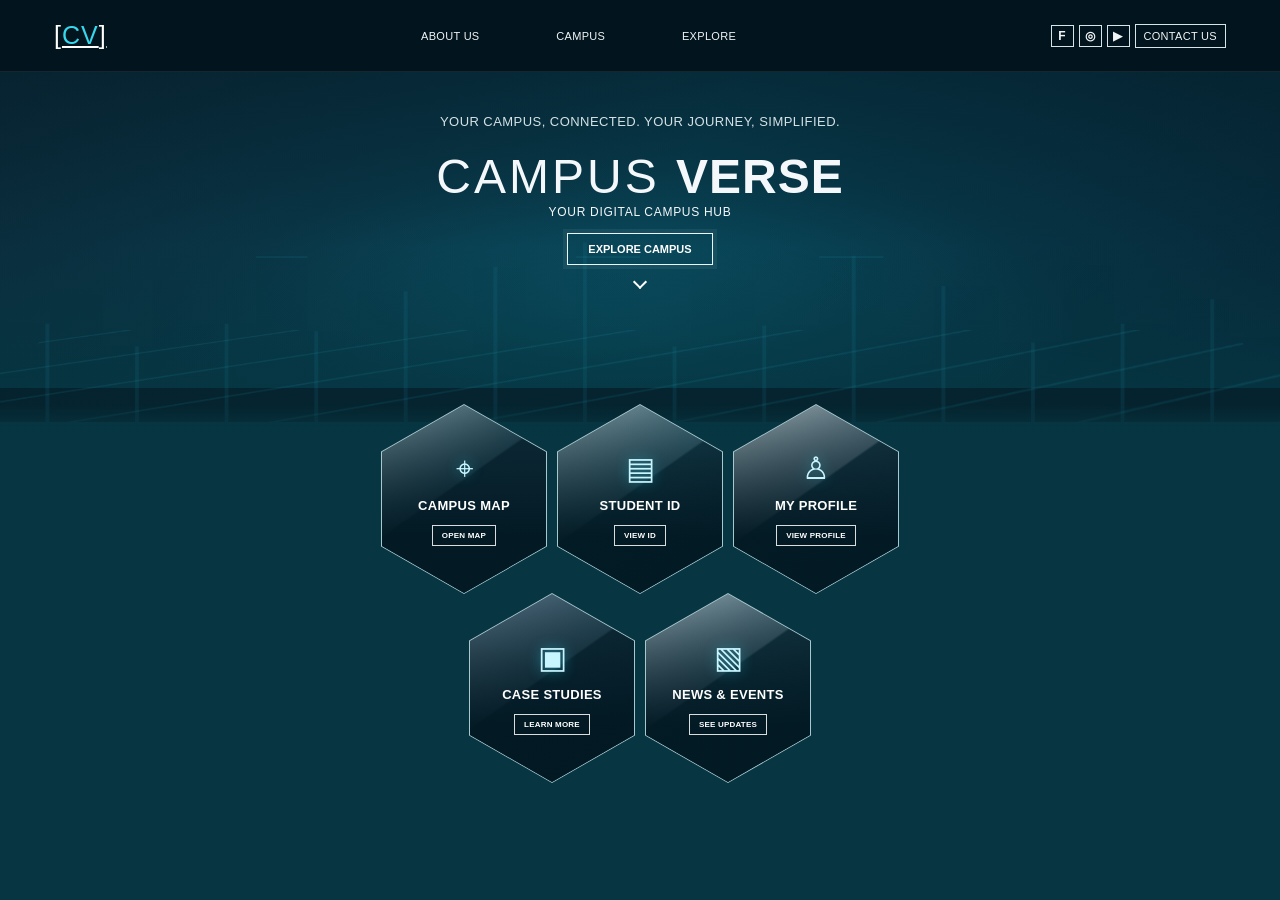
<file: experiments/campus_verse.html>
<!DOCTYPE html>
<html lang="en">
<head>
  <meta charset="UTF-8" />
  <meta name="viewport" content="width=device-width, initial-scale=1.0" />
  <title>Campus Verse</title>
  <style>
    :root {
      --navy: #061c28;
      --teal: #073b49;
      --cyan: #36d8ee;
      --white: #f5f8fa;
      --muted: #b9cbd2;
      --line: rgba(220, 245, 250, .55);
    }

    * { box-sizing: border-box; }
    html { scroll-behavior: smooth; }
    body {
      margin: 0;
      color: var(--white);
      font-family: Arial, Helvetica, sans-serif;
      background: #073642;
    }

    .topbar {
      height: 72px;
      padding: 0 clamp(18px, 4.5vw, 54px);
      display: flex;
      align-items: center;
      justify-content: space-between;
      gap: 24px;
      background: rgba(3, 19, 28, .97);
      border-bottom: 1px solid rgba(255,255,255,.08);
      position: relative;
      z-index: 5;
    }
    .logo {
      font-size: 25px;
      font-weight: 300;
      letter-spacing: 1px;
      color: #fff;
      white-space: nowrap;
    }
    .logo span { color: var(--cyan); }
    nav { display: flex; align-items: center; gap: clamp(22px, 6vw, 78px); }
    nav a, .top-actions a {
      color: #f1f5f6;
      text-decoration: none;
      font-size: 11px;
      text-transform: uppercase;
      letter-spacing: .3px;
    }
    nav a:hover, .top-actions a:hover { color: var(--cyan); }
    .top-actions { display: flex; align-items: center; gap: 5px; }
    .social {
      display: inline-flex;
      align-items: center;
      justify-content: center;
      width: 23px;
      height: 22px;
      border: 1px solid #d7e5e9;
      font-size: 12px !important;
      font-weight: bold;
    }
    .phone {
      border: 1px solid #d7e5e9;
      padding: 5px 8px;
      white-space: nowrap;
      font-size: 11px !important;
    }

    .hero {
      min-height: 350px;
      position: relative;
      isolation: isolate;
      overflow: hidden;
      display: flex;
      align-items: flex-start;
      justify-content: center;
      text-align: center;
      padding: 42px 18px 100px;
      background:
        linear-gradient(180deg, rgba(4,30,42,.70) 0%, rgba(3,43,56,.40) 50%, #073642 100%),
        radial-gradient(ellipse at 50% 74%, rgba(20,164,194,.32), transparent 48%),
        linear-gradient(120deg, #102c3d, #0b4c60 50%, #092638);
    }
    /* Decorative skyline built from CSS so no external image is required. */
    .skyline {
      position: absolute;
      z-index: -1;
      bottom: 0;
      left: 0;
      width: 100%;
      height: 54%;
      opacity: .78;
      background:
        linear-gradient(180deg, transparent 0 12%, rgba(37,206,233,.10) 12.5% 13%, transparent 13.5%),
        repeating-linear-gradient(90deg, transparent 0 3.5%, rgba(39,190,222,.10) 3.6% 3.8%, transparent 3.9% 7%),
        linear-gradient(0deg, #061f2b 0 18%, transparent 18%);
      clip-path: polygon(0 48%, 4% 48%, 4% 33%, 8% 33%, 8% 60%, 12% 60%, 12% 25%, 15% 25%, 15% 48%, 20% 48%, 20% 12%, 24% 12%, 24% 52%, 28% 52%, 28% 31%, 32% 31%, 32% 62%, 37% 62%, 37% 18%, 41% 18%, 41% 45%, 45% 45%, 45% 5%, 50% 5%, 50% 60%, 54% 60%, 54% 25%, 59% 25%, 59% 49%, 64% 49%, 64% 12%, 69% 12%, 69% 55%, 73% 55%, 73% 28%, 78% 28%, 78% 58%, 83% 58%, 83% 17%, 87% 17%, 87% 48%, 92% 48%, 92% 35%, 96% 35%, 96% 55%, 100% 55%, 100% 100%, 0 100%);
    }
    .hero::after {
      content: "";
      position: absolute;
      z-index: -1;
      inset: auto -5% 0;
      height: 34%;
      background: repeating-linear-gradient(168deg, transparent 0 17px, rgba(26,211,239,.18) 18px 19px, transparent 20px 42px);
      transform: perspective(220px) rotateX(22deg);
      transform-origin: bottom;
      opacity: .5;
    }
    .hero-content { max-width: 760px; }
    .eyebrow {
      margin: 0 0 22px;
      color: #d4e2e6;
      font-size: 13px;
      letter-spacing: .45px;
      text-transform: uppercase;
    }
    h1 {
      margin: 0;
      font-size: clamp(35px, 6vw, 48px);
      font-weight: 300;
      letter-spacing: 3px;
      line-height: 1.08;
      text-transform: uppercase;
    }
    h1 strong { font-weight: 700; letter-spacing: 1px; }
    .hero-sub {
      margin: 2px 0 14px;
      font-size: 12px;
      letter-spacing: .7px;
      text-transform: uppercase;
    }
    .outline-btn {
      display: inline-block;
      border: 1px solid #eaf7fa;
      color: #fff;
      text-decoration: none;
      text-transform: uppercase;
      font-size: 11px;
      font-weight: bold;
      padding: 9px 20px;
      box-shadow: 0 0 0 4px rgba(255,255,255,.06);
      transition: background .2s, color .2s;
    }
    .outline-btn:hover { background: #eaf7fa; color: #062b38; }
    .down {
      display: block;
      width: 10px;
      height: 10px;
      margin: 12px auto 0;
      border-right: 2px solid white;
      border-bottom: 2px solid white;
      transform: rotate(45deg);
    }

    .dashboard {
      padding: 0 18px 58px;
      margin-top: -18px;
      position: relative;
      z-index: 2;
      background: linear-gradient(180deg, transparent, #073642 8%);
    }
    .cards {
      width: min(690px, 100%);
      margin: 0 auto;
      display: flex;
      justify-content: center;
      flex-wrap: wrap;
      gap: 0 10px;
    }
    .feature {
      position: relative;
      width: 166px;
      height: 190px;
      margin: 0 0 -1px;
      padding: 0;
      color: white;
      text-decoration: none;
      text-align: center;
      display: flex;
      flex-direction: column;
      align-items: center;
      justify-content: center;
      isolation: isolate;
      clip-path: polygon(50% 0, 100% 25%, 100% 75%, 50% 100%, 0 75%, 0 25%);
      background: rgba(3, 22, 32, .68);
      transition: transform .2s, filter .2s;
    }
    .feature:hover { filter: brightness(1.2); transform: translateY(-4px); }
    .feature::before {
      content: "";
      position: absolute;
      inset: 1px;
      z-index: -1;
      clip-path: inherit;
      background:
        linear-gradient(180deg, rgba(4,30,41,.12), rgba(2,25,35,.95) 70%),
        var(--card-art, linear-gradient(135deg, #426778, #152e3b));
    }
    .feature::after {
      content: "";
      position: absolute;
      inset: 0;
      z-index: -2;
      background: rgba(207,244,250,.8);
    }
    .feature .symbol {
      font-size: 31px;
      line-height: 1;
      margin-bottom: 14px;
      color: #c8f6ff;
      text-shadow: 0 0 14px rgba(41,220,244,.45);
    }
    .feature h2 {
      margin: 0 0 12px;
      font-size: 13px;
      font-weight: 600;
      text-transform: uppercase;
      letter-spacing: .3px;
    }
    .feature .small-btn {
      display: inline-block;
      border: 1px solid rgba(255,255,255,.85);
      padding: 5px 9px;
      font-size: 8px;
      font-weight: bold;
      text-transform: uppercase;
      letter-spacing: .2px;
    }
    .map-art { --card-art: linear-gradient(145deg, #829da7 0%, #284c5a 43%, #102d3b 44%, #102d3b 100%); }
    .id-art { --card-art: linear-gradient(145deg, #91a8b0 0%, #3a6674 45%, #153d4b 46%, #0b2937 100%); }
    .profile-art { --card-art: linear-gradient(145deg, #aabac0 0%, #536d79 45%, #183947 46%, #0b2937 100%); }
    .study-art { --card-art: linear-gradient(145deg, #637d90 0%, #2c4c5c 44%, #102c3a 45%, #071f2c 100%); }
    .news-art { --card-art: linear-gradient(145deg, #a0b6bf 0%, #486775 44%, #153845 45%, #082531 100%); }

    .notice {
      max-width: 690px;
      margin: 0 auto;
      text-align: center;
      color: #d2e0e4;
      font-size: 12px;
      line-height: 1.6;
      padding: 18px 22px 0;
      border-top: 1px solid var(--line);
    }

    @media (max-width: 650px) {
      .topbar { height: auto; min-height: 66px; flex-wrap: wrap; padding: 14px 18px; }
      nav { order: 3; width: 100%; justify-content: space-between; gap: 12px; }
      nav a { font-size: 10px; }
      .top-actions .phone { display: none; }
      .hero { min-height: 330px; padding-top: 48px; }
      .eyebrow { font-size: 11px; }
      .cards { max-width: 365px; gap: 0 4px; }
      .feature { width: min(45vw, 160px); height: 178px; }
      .dashboard { padding-bottom: 38px; }
    }
    @media (max-width: 360px) {
      .feature { width: 145px; height: 165px; }
      .feature h2 { font-size: 11px; }
    }
  </style>
</head>
<body>
  <header class="topbar" id="top">
    <a class="logo" href="#top" aria-label="Campus Verse home">[<span>CV</span>]</a>
    <nav aria-label="Main navigation">
      <a href="#about">About Us</a>
      <a href="#campus-tools">Campus</a>
      <a href="#campus-tools">Explore</a>
    </nav>
    <div class="top-actions" aria-label="Social links">
      <a class="social" href="#" aria-label="Facebook">f</a>
      <a class="social" href="#" aria-label="Instagram">◎</a>
      <a class="social" href="#" aria-label="Video channel">▶</a>
      <a class="phone" href="mailto:hello@campusverse.edu">CONTACT US</a>
    </div>
  </header>

  <main>
    <section class="hero" id="about">
      <div class="skyline" aria-hidden="true"></div>
      <div class="hero-content">
        <p class="eyebrow">Your campus, connected. Your journey, simplified.</p>
        <h1>Campus <strong>Verse</strong></h1>
        <p class="hero-sub">Your digital campus hub</p>
        <a class="outline-btn" href="#campus-tools">Explore Campus</a>
        <span class="down" aria-hidden="true"></span>
      </div>
    </section>

    <section class="dashboard" id="campus-tools" aria-label="Campus tools">
      <div class="cards">
        <a class="feature map-art" href="#campus-map">
          <span class="symbol" aria-hidden="true">⌖</span>
          <h2>Campus Map</h2>
          <span class="small-btn">Open Map</span>
        </a>
        <a class="feature id-art" href="#student-id">
          <span class="symbol" aria-hidden="true">▤</span>
          <h2>Student ID</h2>
          <span class="small-btn">View ID</span>
        </a>
        <a class="feature profile-art" href="#my-profile">
          <span class="symbol" aria-hidden="true">♙</span>
          <h2>My Profile</h2>
          <span class="small-btn">View Profile</span>
        </a>
        <a class="feature study-art" href="#case-studies">
          <span class="symbol" aria-hidden="true">▣</span>
          <h2>Case Studies</h2>
          <span class="small-btn">Learn More</span>
        </a>
        <a class="feature news-art" href="#news-events">
          <span class="symbol" aria-hidden="true">▧</span>
          <h2>News &amp; Events</h2>
          <span class="small-btn">See Updates</span>
        </a>
      </div>
    </section>

    <!-- The original lower corporate information/footer section has been removed. -->
  </main>
</body>
</html>
</file>
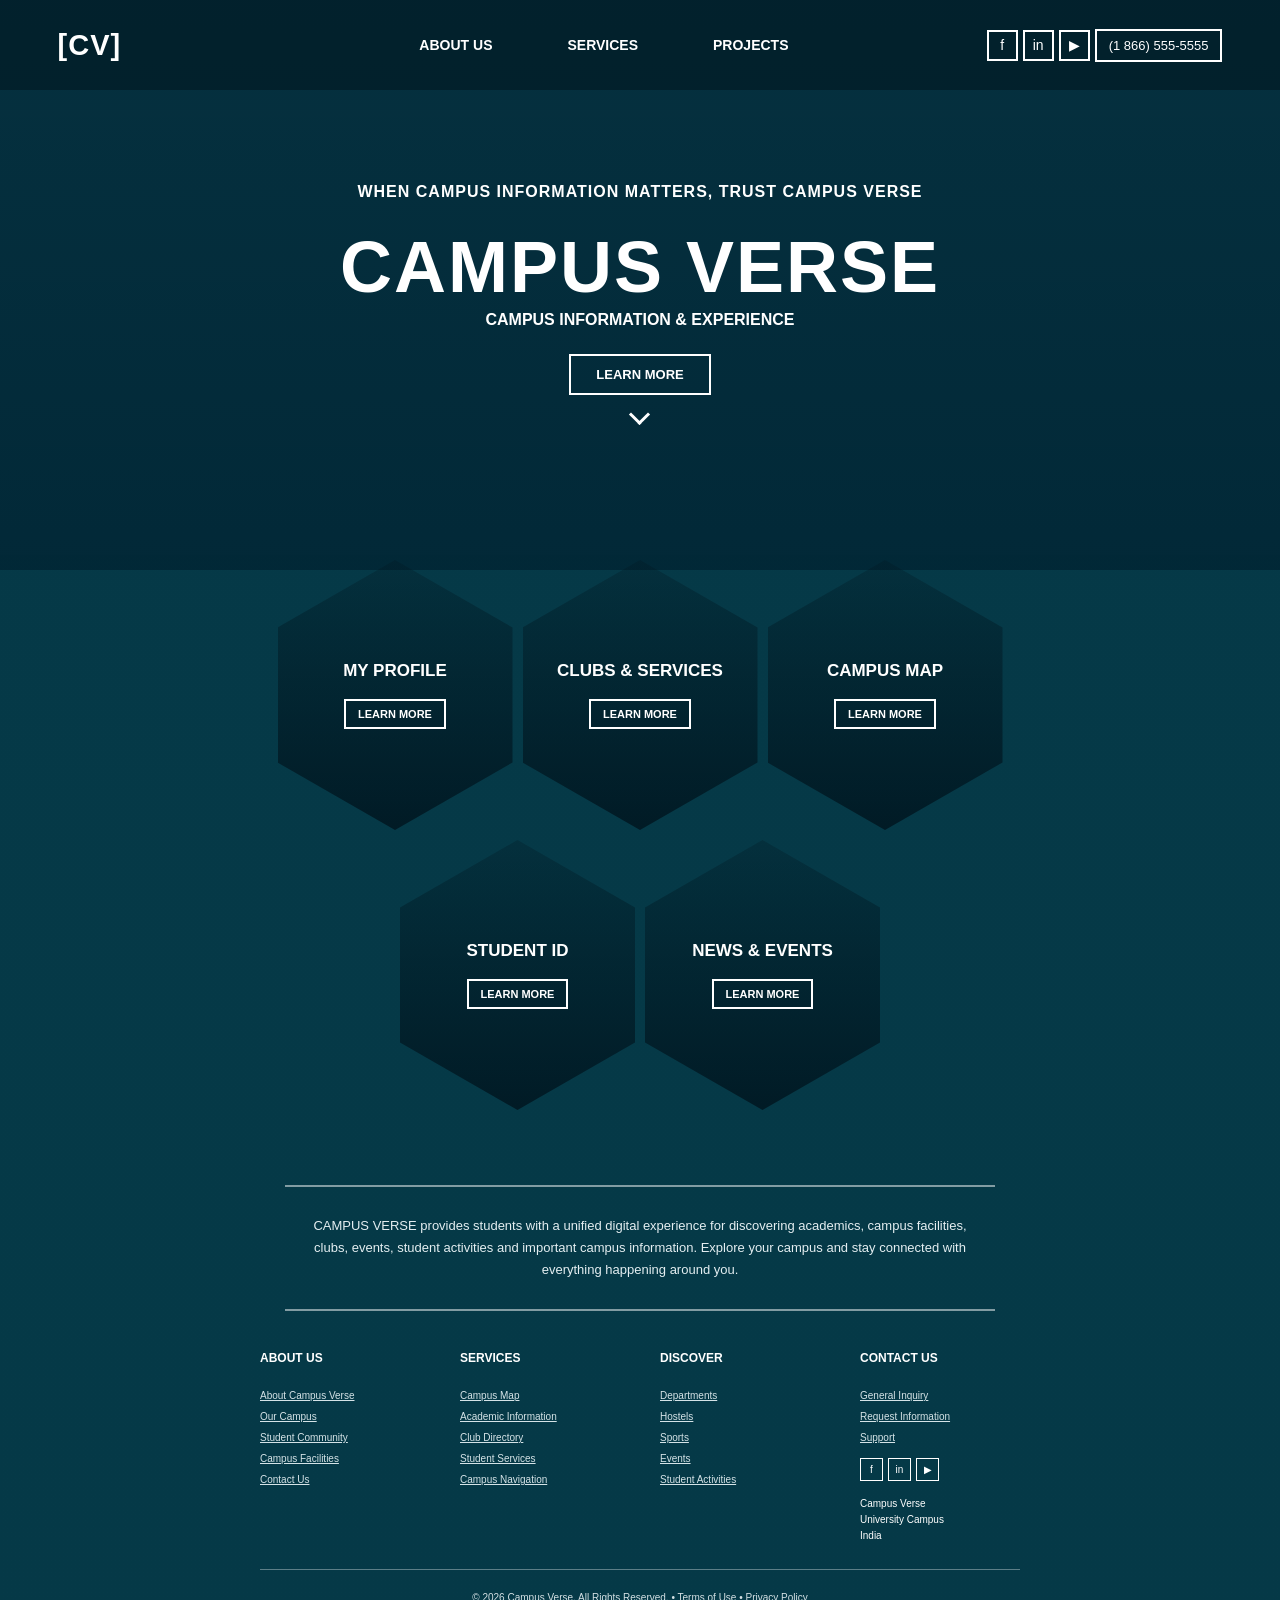
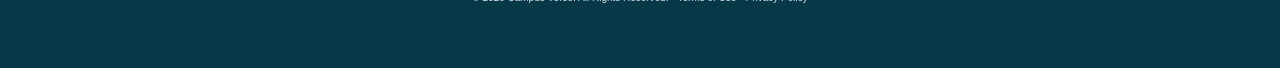
<file: experiments/campus_verse_preview.html>
<!DOCTYPE html>
<html lang="en">
<head>
<meta charset="UTF-8">
<meta name="viewport" content="width=device-width, initial-scale=1.0">
<title>Campus Verse</title>
<style>
*{margin:0;padding:0;box-sizing:border-box}
html{scroll-behavior:smooth}
body{font-family:Arial,Helvetica,sans-serif;background:#083c4b;color:#fff}
header{position:absolute;top:0;left:0;width:100%;height:90px;display:flex;align-items:center;justify-content:space-between;padding:0 4.5%;z-index:10;background:rgba(0,20,30,.55)}
.logo{font-size:29px;font-weight:bold;letter-spacing:1px}
nav{display:flex;gap:75px;margin-left:100px}
nav a{color:#fff;text-decoration:none;font-size:14px;font-weight:bold;transition:.3s}
nav a:hover{color:#4fc3dc}
.social{display:flex;align-items:center;gap:5px}
.social-box{width:31px;height:31px;border:2px solid white;display:flex;justify-content:center;align-items:center;font-size:14px}
.phone{border:2px solid white;padding:7px 12px;font-size:13px}
.hero{height:570px;position:relative;background:linear-gradient(rgba(0,28,42,.35),rgba(0,35,50,.78)),url("https://images.unsplash.com/photo-1519501025264-65ba15a82390?auto=format&fit=crop&w=2000&q=80");background-size:cover;background-position:center;display:flex;justify-content:center;align-items:center;text-align:center}
.hero-content{margin-top:35px}
.tagline{font-size:16px;font-weight:bold;letter-spacing:1px;margin-bottom:30px}
.main-title{font-size:clamp(45px,6vw,72px);font-weight:300;letter-spacing:2px;line-height:1}
.main-title span{font-weight:800}
.subtitle{font-size:16px;margin-top:8px;font-weight:bold}
.learn-btn{display:inline-block;margin-top:25px;padding:11px 25px;border:2px solid white;color:white;text-decoration:none;font-size:13px;font-weight:bold;transition:.3s}
.learn-btn:hover{background:white;color:#073d4c}
.arrow{margin:12px auto 0;width:15px;height:15px;border-right:3px solid white;border-bottom:3px solid white;transform:rotate(45deg)}
main{background:linear-gradient(rgba(5,57,71,.95),rgba(5,57,71,.98));padding-bottom:50px}
.cards{max-width:850px;margin:-15px auto 70px;display:flex;flex-wrap:wrap;justify-content:center;gap:0}
.hex{width:235px;height:270px;margin:5px;clip-path:polygon(50% 0%,100% 25%,100% 75%,50% 100%,0% 75%,0% 25%);position:relative;display:flex;justify-content:center;align-items:center;text-align:center;background-size:cover;background-position:center;overflow:hidden}
.hex::before{content:"";position:absolute;inset:0;background:linear-gradient(rgba(0,20,30,.25),rgba(0,20,30,.82))}
.hex-content{position:relative;z-index:2}
.hex h2{font-size:17px;margin-bottom:18px}
.hex .learn-btn{font-size:11px;padding:7px 12px;margin:0}
.my-profile{background-image:url("https://images.unsplash.com/photo-1531482615713-2afd69097998?auto=format&fit=crop&w=700&q=80")}
.services{background-image:url("https://images.unsplash.com/photo-1497366811353-6870744d04b2?auto=format&fit=crop&w=700&q=80")}
.campus-map{background-image:url("https://images.unsplash.com/photo-1524666041070-9cff998a33b9?auto=format&fit=crop&w=700&q=80")}
.student-id{background-image:url("https://images.unsplash.com/photo-1554224155-6726b3ff858f?auto=format&fit=crop&w=700&q=80")}
.events{background-image:url("https://images.unsplash.com/photo-1511578314322-379afb476865?auto=format&fit=crop&w=700&q=80")}
.description{max-width:710px;margin:0 auto;padding:28px 20px;border-top:2px solid rgba(255,255,255,.5);border-bottom:2px solid rgba(255,255,255,.5);text-align:center}
.description p{font-size:13px;line-height:1.7;color:#e4eef1}
footer{max-width:760px;margin:0 auto;padding:40px 0 15px}
.footer-columns{display:grid;grid-template-columns:repeat(4,1fr);gap:40px}
.footer-column h3{font-size:12px;margin-bottom:25px}
.footer-column a{display:block;color:#d5e3e7;font-size:10px;margin-bottom:10px;text-decoration:underline}
.footer-column a:hover{color:#4fc3dc}
.footer-social{display:flex;gap:5px;margin:15px 0}
.footer-social div{width:23px;height:23px;border:1px solid white;display:flex;align-items:center;justify-content:center;font-size:10px}
.address{font-size:10px;line-height:1.6}
.copyright{border-top:1px solid rgba(255,255,255,.35);margin-top:25px;padding-top:22px;text-align:center;font-size:10px;color:#d4e0e4}
@media(max-width:800px){
header{height:auto;padding:20px;flex-wrap:wrap;gap:20px}
nav{order:3;width:100%;justify-content:center;margin:0;gap:30px}
.social{margin-left:auto}
.hero{height:620px}
.tagline{font-size:13px;padding:0 20px}
.main-title{font-size:45px}
.cards{padding:0 15px;margin-top:20px}
.hex{width:210px;height:240px}
.footer-columns{grid-template-columns:repeat(2,1fr);padding:0 25px}
}
@media(max-width:500px){
.logo{font-size:23px}.phone{display:none}nav{gap:18px}nav a{font-size:11px}
.hero{height:560px}.main-title{font-size:39px}.subtitle{font-size:13px}
.cards{flex-direction:column;align-items:center}
.hex{width:250px;height:280px;margin:-8px 0}
.footer-columns{grid-template-columns:1fr;text-align:center}
.footer-social{justify-content:center}
}
</style>
</head>
<body>

<header>
  <div class="logo">[CV]</div>
  <nav>
    <a href="#about">ABOUT US</a>
    <a href="#services">SERVICES</a>
    <a href="#discover">PROJECTS</a>
  </nav>
  <div class="social">
    <div class="social-box">f</div>
    <div class="social-box">in</div>
    <div class="social-box">▶</div>
    <div class="phone">(1 866) 555-5555</div>
  </div>
</header>

<section class="hero">
  <div class="hero-content">
    <div class="tagline">WHEN CAMPUS INFORMATION MATTERS, TRUST CAMPUS VERSE</div>
    <h1 class="main-title"><span>CAMPUS VERSE</span></h1>
    <div class="subtitle">CAMPUS INFORMATION &amp; EXPERIENCE</div>
    <a href="#cards" class="learn-btn">LEARN MORE</a>
    <div class="arrow"></div>
  </div>
</section>

<main>
  <section class="cards" id="cards">

    <div class="hex my-profile">
      <div class="hex-content">
        <h2>MY PROFILE</h2>
        <a href="#" class="learn-btn">LEARN MORE</a>
      </div>
    </div>

    <div class="hex services">
      <div class="hex-content">
        <h2>CLUBS &amp; SERVICES</h2>
        <a href="#" class="learn-btn">LEARN MORE</a>
      </div>
    </div>

    <div class="hex campus-map">
      <div class="hex-content">
        <h2>CAMPUS MAP</h2>
        <a href="#" class="learn-btn">LEARN MORE</a>
      </div>
    </div>

    <div class="hex student-id">
      <div class="hex-content">
        <h2>STUDENT ID</h2>
        <a href="#" class="learn-btn">LEARN MORE</a>
      </div>
    </div>

    <div class="hex events">
      <div class="hex-content">
        <h2>NEWS &amp; EVENTS</h2>
        <a href="#" class="learn-btn">LEARN MORE</a>
      </div>
    </div>

  </section>

  <section class="description" id="about">
    <p>
      CAMPUS VERSE provides students with a unified digital experience
      for discovering academics, campus facilities, clubs, events,
      student activities and important campus information. Explore your
      campus and stay connected with everything happening around you.
    </p>
  </section>

  <footer>
    <div class="footer-columns">

      <div class="footer-column">
        <h3>ABOUT US</h3>
        <a href="#">About Campus Verse</a>
        <a href="#">Our Campus</a>
        <a href="#">Student Community</a>
        <a href="#">Campus Facilities</a>
        <a href="#">Contact Us</a>
      </div>

      <div class="footer-column" id="services">
        <h3>SERVICES</h3>
        <a href="#">Campus Map</a>
        <a href="#">Academic Information</a>
        <a href="#">Club Directory</a>
        <a href="#">Student Services</a>
        <a href="#">Campus Navigation</a>
      </div>

      <div class="footer-column" id="discover">
        <h3>DISCOVER</h3>
        <a href="#">Departments</a>
        <a href="#">Hostels</a>
        <a href="#">Sports</a>
        <a href="#">Events</a>
        <a href="#">Student Activities</a>
      </div>

      <div class="footer-column">
        <h3>CONTACT US</h3>
        <a href="#">General Inquiry</a>
        <a href="#">Request Information</a>
        <a href="#">Support</a>
        <div class="footer-social">
          <div>f</div><div>in</div><div>▶</div>
        </div>
        <div class="address">
          Campus Verse<br>
          University Campus<br>
          India
        </div>
      </div>

    </div>

    <div class="copyright">
      © 2026 Campus Verse. All Rights Reserved.
      • Terms of Use • Privacy Policy
    </div>
  </footer>
</main>

</body>
</html>
</file>
<file: attendance.css>
:root {
    color-scheme: dark;
    --bg: #041d2e;
    --navy: #062b43;
    --navy2: #0b3b55;
    --panel: #10364c;
    --cyan: #39d0e6;
    --text: #f4fbff;
    --muted: #b2cbd7;
    --stroke: #2a5064;
    --green: #6de1b0;
    --red: #ff9f9f;
    --gold: #ffd597;
    --radius: 15px;
    font-family: Inter, ui-sans-serif, system-ui, -apple-system, "Segoe UI", sans-serif
}

* {
    box-sizing: border-box
}

body {
    margin: 0;
    min-height: 100vh;
    background: radial-gradient(circle at 15% 0, #15516c 0, transparent 37%), linear-gradient(155deg, #062d46 0%, #041b2c 85%);
    color: var(--text)
}

button,
select,
input {
    font: inherit
}

button {
    cursor: pointer
}

button:disabled,
input:disabled,
select:disabled {
    cursor: not-allowed;
    opacity: .48
}

.topbar {
    border-bottom: 1px solid #ffffff20;
    background: #001c2ba8;
    display: flex;
    justify-content: space-between;
    align-items: center;
    padding: 19px max(calc((100vw - 1060px)/2), 22px)
}

.brand {
    text-decoration: none;
    color: white;
    font-size: 20px;
    letter-spacing: 2px;
    font-weight: 800
}

.brand b {
    color: var(--cyan);
    margin-left: 6px
}

.top-tag {
    font-size: 10px;
    color: var(--muted);
    letter-spacing: 2px
}

.container {
    max-width: 1060px;
    margin: 0 auto;
    padding: 35px 22px 28px
}

.select-panel {
    display: grid;
    grid-template-columns: 1fr 1fr;
    gap: 18px;
    background: #ffffff0d;
    border: 1px solid var(--stroke);
    padding: 18px;
    border-radius: var(--radius)
}

.field {
    display: flex;
    flex-direction: column;
    gap: 8px
}

.field label {
    font-weight: 700;
    color: #deedf4;
    font-size: 13px
}

.field select,
.field input {
    min-height: 44px;
    width: 100%;
    background: #06293e;
    border: 1px solid var(--stroke);
    color: white;
    border-radius: 9px;
    padding: 9px 12px
}

.field select:focus,
.field input:focus-visible,
.status:focus-visible,
.tab:focus-visible,
.weekday:focus-visible,
button:focus-visible {
    outline: 2px solid var(--cyan);
    outline-offset: 2px
}

option {
    background: #0b344b;
    color: white
}

.heading {
    display: flex;
    justify-content: space-between;
    align-items: center;
    gap: 14px;
    margin: 32px 0 23px
}

.eyebrow {
    letter-spacing: 2px;
    font-size: 11px;
    color: var(--cyan);
    font-weight: 800;
    margin: 0 0 9px
}

h1 {
    font-size: clamp(27px, 5vw, 41px);
    margin: 0;
    line-height: 1.15
}

h1 em {
    font-style: normal;
    color: var(--cyan)
}

.subtitle {
    color: var(--muted);
    font-size: 13px;
    margin: 9px 0 0
}

.branch-badge {
    border: 1px solid #37c7d96b;
    background: #39d0e61c;
    padding: 9px 12px;
    border-radius: 50px;
    color: var(--cyan);
    font-size: 12px;
    font-weight: 700;
    white-space: nowrap
}

.tabs {
    border-bottom: 1px solid var(--stroke);
    display: flex;
    gap: 6px;
    margin-bottom: 18px
}

.tab {
    padding: 14px 19px;
    background: transparent;
    color: var(--muted);
    border: 0;
    border-bottom: 3px solid transparent;
    font-weight: 700;
    font-size: 13px
}

.tab.active {
    color: var(--cyan);
    border-color: var(--cyan)
}

.card {
    border: 1px solid var(--stroke);
    border-radius: var(--radius);
    background: #ffffff0c
}

.date-panel {
    padding: 17px;
    display: flex;
    align-items: end;
    justify-content: space-between;
    gap: 20px
}

.date-panel .field {
    width: min(100%, 320px)
}

.date-info {
    font-size: 12px;
    color: var(--muted);
    padding-bottom: 12px
}

.cancel-panel {
    display: flex;
    align-items: center;
    justify-content: space-between;
    padding: 18px;
    margin-top: 14px;
    border-color: #ffd59754
}

.cancel-panel strong {
    font-size: 14px
}

.cancel-panel p {
    margin: 5px 0 0;
    color: var(--muted);
    font-size: 12px
}

.toggle {
    position: relative;
    display: inline-flex;
    align-items: center;
    cursor: pointer
}

.toggle input {
    position: absolute;
    opacity: 0;
    width: 1px;
    height: 1px
}

.toggle-visual {
    width: 48px;
    height: 27px;
    border-radius: 20px;
    background: #557184;
    border: 1px solid var(--stroke);
    position: relative;
    display: block;
    transition: background .2s
}

.toggle-visual:before {
    content: "";
    position: absolute;
    width: 19px;
    height: 19px;
    border-radius: 50%;
    background: white;
    left: 3px;
    top: 3px;
    transition: transform .2s
}

.toggle input:checked+.toggle-visual {
    background: #bd8045
}

.toggle input:checked+.toggle-visual:before {
    transform: translateX(21px)
}

.toggle input:focus-visible+.toggle-visual {
    outline: 2px solid var(--cyan);
    outline-offset: 3px
}

.weekday-bar {
    display: grid;
    grid-template-columns: repeat(5, 1fr);
    gap: 8px;
    margin: 24px 0 20px
}

.weekday {
    padding: 11px 4px;
    background: #ffffff0c;
    border: 1px solid var(--stroke);
    border-radius: 9px;
    color: var(--muted);
    font-weight: 700
}

.weekday.active {
    color: #052b3f;
    background: var(--cyan);
    border-color: var(--cyan)
}

.schedule-title {
    font-size: 20px;
    margin: 0 0 14px
}

.class-list {
    display: grid;
    gap: 12px
}

.class-card {
    border: 1px solid var(--stroke);
    border-radius: 13px;
    padding: 17px;
    background: #ffffff0c
}

.class-head {
    display: flex;
    align-items: flex-start;
    justify-content: space-between;
    gap: 15px
}

.class-name {
    font-size: 15px;
    font-weight: 800;
    margin: 0
}

.class-time {
    color: var(--cyan);
    font-size: 12px;
    margin-top: 8px
}

.pill {
    font-size: 11px;
    color: var(--muted);
    background: #ffffff12;
    border: 1px solid var(--stroke);
    padding: 5px 9px;
    border-radius: 7px;
    white-space: nowrap
}

.control-row {
    display: flex;
    flex-wrap: wrap;
    align-items: center;
    gap: 14px;
    margin-top: 16px
}

.status {
    background: #08283d;
    color: white;
    border: 1px solid var(--stroke);
    border-radius: 8px;
    padding: 10px;
    min-width: 190px
}

.checkbox-label {
    display: flex;
    align-items: center;
    gap: 9px;
    color: var(--muted);
    font-size: 12px;
    cursor: pointer;
    line-height: 1.5
}

.checkbox-label input {
    width: 17px;
    height: 17px;
    accent-color: var(--cyan);
    flex: none
}

.lunch {
    text-align: center;
    font-size: 12px;
    color: var(--muted);
    letter-spacing: 1px;
    font-weight: 700;
    padding: 9px;
    display: flex;
    align-items: center;
    gap: 14px
}

.lunch:before,
.lunch:after {
    content: "";
    flex: 1;
    height: 1px;
    background: var(--stroke)
}

.special-option {
    padding: 15px;
    background: #042b425e;
    border: 1px solid #37627a;
    border-radius: 11px;
    margin-top: 13px
}

.special-option .class-name {
    font-size: 14px
}

.special-option .control-row {
    margin-top: 13px
}

.combined {
    background: #b7883f16;
    border-color: #ffd59755
}

.combined .checkbox-label {
    color: #ffe5bb
}

.empty,
.warning {
    border-radius: 12px;
    padding: 20px;
    text-align: center;
    background: #ffffff09;
    color: var(--muted);
    border: 1px dashed var(--stroke);
    line-height: 1.6;
    font-size: 13px
}

.warning {
    color: var(--gold);
    border: 1px solid #ffd5975b;
    margin-bottom: 12px
}

.overview {
    display: grid;
    grid-template-columns: repeat(4, 1fr);
    gap: 12px;
    margin: 10px 0 25px
}

.metric {
    border: 1px solid var(--stroke);
    background: #ffffff0c;
    border-radius: 12px;
    padding: 17px
}

.metric label {
    display: block;
    font-size: 12px;
    color: var(--muted);
    margin-bottom: 11px
}

.metric strong {
    font-size: 25px
}

.totals-heading h2 {
    font-size: 20px;
    margin: 0
}

.totals-heading p {
    color: var(--muted);
    font-size: 12px;
    margin: 7px 0 16px
}

.course-totals {
    display: grid;
    gap: 10px
}

.total-card {
    border: 1px solid var(--stroke);
    border-radius: 12px;
    background: #ffffff0c;
    padding: 16px
}

.total-top {
    display: flex;
    justify-content: space-between;
    gap: 12px;
    font-size: 14px;
    font-weight: 750
}

.percent {
    color: var(--cyan)
}

.details {
    color: var(--muted);
    font-size: 12px;
    margin-top: 9px;
    line-height: 1.65
}

.exclude-hint {
    color: var(--gold);
    font-size: 11px;
    margin: 7px 0 0
}

.storage-panel {
    display: flex;
    align-items: center;
    justify-content: space-between;
    flex-wrap: wrap;
    gap: 18px;
    padding: 17px;
    margin-top: 32px
}

.storage-panel h2 {
    font-size: 14px;
    margin: 0 0 5px
}

.storage-panel p {
    color: var(--muted);
    font-size: 12px;
    margin: 0;
    line-height: 1.5
}

.storage-actions {
    display: flex;
    gap: 9px;
    flex-wrap: wrap
}

.secondary-btn,
.danger-btn {
    font-size: 12px;
    background: #1b4e65;
    border: 1px solid #46748a;
    border-radius: 8px;
    color: white;
    padding: 10px 13px
}

.secondary-btn:hover {
    background: #28647a
}

.danger-btn {
    border-color: #ab6670;
    color: #ffd5d8;
    background: #512e3a
}

.danger-btn:hover {
    background: #6b3443
}

.notice {
    font-size: 12px;
    min-height: 16px;
    color: var(--cyan)
}

footer {
    border-top: 1px solid var(--stroke);
    padding: 19px 0;
    color: var(--muted);
    font-size: 11px;
    display: flex;
    justify-content: space-between
}

[hidden] {
    display: none !important
}

@media(max-width:600px) {
    .top-tag {
        display: none
    }

    .container {
        padding: 22px 13px
    }

    .topbar {
        padding: 17px 13px
    }

    .heading {
        align-items: flex-start;
        flex-direction: column
    }

    .select-panel {
        gap: 10px;
        padding: 12px
    }

    .date-panel {
        align-items: flex-start;
        flex-direction: column;
        gap: 6px
    }

    .date-info {
        padding: 0
    }

    .weekday-bar {
        gap: 5px
    }

    .weekday {
        font-size: 11px
    }

    .class-head {
        gap: 8px
    }

    .class-name {
        font-size: 13px
    }

    .pill {
        font-size: 10px
    }

    .status {
        width: 100%
    }

    .control-row {
        align-items: stretch;
        flex-direction: column
    }

    .overview {
        grid-template-columns: repeat(2, 1fr)
    }

    .storage-actions {
        width: 100%
    }

    .secondary-btn,
    .danger-btn {
        flex: 1
    }

    footer {
        flex-direction: column;
        gap: 4px
    }
}




/* =====================================
   DATE PICKER - DD/MM/YYYY
   ===================================== */

.date-picker-wrap {
    position: relative;
    width: 100%;
    min-height: 44px;
}

.date-display {
    display: flex;
    align-items: center;

    width: 100%;
    min-height: 44px;

    padding: 10px 45px 10px 12px;

    background: #06293e;
    color: white;

    border: 1px solid var(--stroke);
    border-radius: 9px;

    font-size: 14px;
    font-weight: 500;

    pointer-events: none;
}

/* Visible calendar icon */
.date-picker-wrap::after {
    content: "";
    position: absolute;

    right: 14px;
    top: 50%;
    transform: translateY(-50%);

    width: 20px;
    height: 20px;

    background-color: var(--cyan);

    -webkit-mask: url("data:image/svg+xml,%3Csvg xmlns='http://www.w3.org/2000/svg' viewBox='0 0 24 24' fill='none' stroke='black' stroke-width='2' stroke-linecap='round' stroke-linejoin='round'%3E%3Crect x='3' y='5' width='18' height='16' rx='2'/%3E%3Cpath d='M16 3v4M8 3v4M3 10h18'/%3E%3C/svg%3E") center / contain no-repeat;

    mask: url("data:image/svg+xml,%3Csvg xmlns='http://www.w3.org/2000/svg' viewBox='0 0 24 24' fill='none' stroke='black' stroke-width='2' stroke-linecap='round' stroke-linejoin='round'%3E%3Crect x='3' y='5' width='18' height='16' rx='2'/%3E%3Cpath d='M16 3v4M8 3v4M3 10h18'/%3E%3C/svg%3E") center / contain no-repeat;

    pointer-events: none;
}

/* Invisible native date picker */
.date-picker-wrap input[type="date"] {
    position: absolute;
    inset: 0;

    width: 100%;
    height: 100%;

    opacity: 0;
    cursor: pointer;
}

.date-picker-wrap:focus-within .date-display {
    outline: 2px solid var(--cyan);
    outline-offset: 2px;
}

/* PRESENT ALL / ABSENT ALL ROW */

.bulk-row {
  display: grid;
  grid-template-columns: repeat(2, minmax(0, 1fr));
  gap: 12px;
  margin-top: 12px;
}

.bulk-panel {
  display: flex;
  justify-content: space-between;
  align-items: center;
  gap: 12px;
  padding: 18px;
  min-width: 0;
}

.bulk-panel strong {
  font-size: 14px;
}

.bulk-panel p {
  margin: 5px 0 0;
  color: var(--muted);
  font-size: 12px;
}

/* Active Present All */
.bulk-panel:has(#presentAll:checked) .toggle-visual {
  background: #249b72;
}

/* Active Absent All */
.bulk-panel:has(#absentAll:checked) .toggle-visual {
  background: #b94d5c;
}

@media (max-width: 600px) {
  .bulk-row {
    gap: 8px;
  }

  .bulk-panel {
    padding: 12px;
  }

  .bulk-panel strong {
    font-size: 12px;
  }

  .bulk-panel p {
    font-size: 10px;
  }
}

/* =========================================
   HEADER NAVIGATION
========================================= */

/* Campus Verse brand */
.brand {
    text-decoration: none;
    cursor: pointer;
}

/* Close / Back to Home button */
.close-btn {
    width: 38px;
    height: 38px;

    display: flex;
    align-items: center;
    justify-content: center;

    color: var(--white);
    text-decoration: none;

    font-size: 28px;
    font-weight: 400;
    line-height: 1;

    border: 1px solid var(--line);
    border-radius: 50%;

    background: rgba(255,255,255,0.05);

    transition: 0.25s ease;

    flex-shrink: 0;
}

.close-btn:hover {
    color: var(--cyan);
    border-color: var(--cyan);
    background: rgba(56,213,232,0.10);

    transform: rotate(90deg);
}

/* Keep header elements properly aligned */
.topbar {
    display: flex;
    align-items: center;
    justify-content: space-between;
    gap: 15px;
}

/* Mobile adjustment */
@media (max-width: 480px) {

    .close-btn {
        width: 34px;
        height: 34px;
        font-size: 25px;
    }

    .topbar {
        gap: 8px;
    }

}
</file>
<file: feedback.css>
:root {
    --navy: #00334d;
    --deep: #002638;
    --cyan: #38d5e8;
    --white: #f8fbff;
    --muted: #c7dbe5;
    --light: #eef5f8;
    --dark-text: #12394e;
}

* {
    margin: 0;
    padding: 0;
    box-sizing: border-box;
}

html {
    scroll-behavior: smooth;
}

body {
    font-family: Arial, Helvetica, sans-serif;
    background: var(--deep);
    color: var(--white);
    overflow-x: hidden;
}

/* NAVIGATION */

.topbar {
    min-height: 75px;
    padding: 15px 8%;
    display: flex;
    justify-content: space-between;
    align-items: center;
    background: var(--deep);
    border-bottom: 1px solid rgba(255,255,255,0.12);
}

.brand,
.footer-brand {
    color: white;
    text-decoration: none;
    font-size: 22px;
    letter-spacing: 2px;
    font-weight: 400;
}

.brand span {
    font-weight: 800;
}

.home-link {
    text-decoration: none;
    color: var(--muted);
    font-size: 14px;
    transition: 0.3s;
}

.home-link:hover {
    color: var(--cyan);
}


/* HERO SECTION */

.hero {
    min-height: 410px;
    padding: 75px 10%;
    position: relative;
    overflow: hidden;
    display: flex;
    align-items: center;

    background:
        radial-gradient(
            circle at 85% 30%,
            rgba(56,213,232,0.13),
            transparent 35%
        ),
        linear-gradient(
            120deg,
            #00334d,
            #004765
        );
}

.hero-content {
    max-width: 650px;
    position: relative;
    z-index: 2;
}

.eyebrow {
    color: var(--cyan);
    font-size: 12px;
    letter-spacing: 4px;
    font-weight: 600;
    margin-bottom: 20px;
}

.hero h1 {
    font-size: clamp(34px, 5vw, 58px);
    line-height: 1.15;
    margin-bottom: 20px;
}

.hero h1 span {
    display: block;
    color: var(--cyan);
}

.hero-description {
    color: var(--muted);
    line-height: 1.8;
    font-size: 15px;
    max-width: 550px;
}

.explore-btn {
    display: inline-block;
    margin-top: 28px;
    padding: 13px 22px;
    border: 1px solid var(--cyan);
    border-radius: 5px;
    color: white;
    text-decoration: none;
    font-size: 14px;
    transition: 0.3s;
}

.explore-btn:hover {
    background: var(--cyan);
    color: var(--deep);
}

.explore-btn span {
    margin-left: 10px;
}


/* HERO DECORATION */

.hero-decoration {
    position: absolute;
    width: 300px;
    height: 300px;
    right: 12%;
    top: 50px;
    display: grid;
    place-items: center;
}

.circle {
    position: absolute;
    border: 1px solid rgba(56,213,232,0.25);
    border-radius: 50%;
}

.circle-one {
    width: 280px;
    height: 280px;
}

.circle-two {
    width: 210px;
    height: 210px;
}

.message-icon {
    width: 120px;
    height: 120px;
    border-radius: 35px;
    background: rgba(56,213,232,0.12);
    border: 1px solid rgba(56,213,232,0.4);
    display: grid;
    place-items: center;
    transform: rotate(-8deg);
}

.message-icon span {
    font-size: 65px;
    color: var(--cyan);
}


/* FEEDBACK OPTIONS */

.feedback-section {
    background: var(--light);
    color: var(--dark-text);
    padding: 75px 9%;
}

.section-heading {
    text-align: center;
    max-width: 650px;
    margin: 0 auto 42px;
}

.section-heading .eyebrow {
    color: #008ba5;
}

.section-heading h2 {
    font-size: clamp(25px, 4vw, 34px);
    margin-bottom: 15px;
}

.section-heading > p:last-child {
    color: #607784;
    font-size: 14px;
    line-height: 1.7;
}


/* FEEDBACK CARDS */

.feedback-grid {
    max-width: 1050px;
    margin: auto;
    display: grid;
    grid-template-columns: repeat(4, 1fr);
    gap: 18px;
}

.feedback-card {
    background: white;
    padding: 27px 20px;
    border-radius: 10px;
    border: 1px solid #e0ebef;
    transition: 0.3s;
}

.feedback-card:hover {
    transform: translateY(-6px);
    box-shadow: 0 12px 30px rgba(0,51,77,0.10);
    border-color: #9bdce5;
}

.card-icon {
    width: 48px;
    height: 48px;
    display: grid;
    place-items: center;
    background: #e4f8fa;
    border-radius: 10px;
    color: #007f9b;
    font-size: 27px;
    margin-bottom: 20px;
}

.feedback-card h3 {
    font-size: 16px;
    margin-bottom: 12px;
}

.feedback-card p {
    color: #607784;
    font-size: 13px;
    line-height: 1.7;
}


/* GOOGLE FORM SECTION */

.form-section {
    padding: 80px 8%;
    background:
        linear-gradient(
            145deg,
            #00334d,
            #002638
        );
}

.form-box {
    max-width: 760px;
    margin: auto;
    text-align: center;
    padding: 45px 35px;
    border: 1px solid rgba(56,213,232,0.25);
    border-radius: 15px;
    background: rgba(255,255,255,0.035);
}

.form-icon {
    width: 65px;
    height: 65px;
    display: grid;
    place-items: center;
    margin: 0 auto 25px;
    border-radius: 50%;
    border: 1px solid var(--cyan);
    color: var(--cyan);
    font-size: 34px;
}

.form-box h2 {
    font-size: clamp(25px, 4vw, 36px);
    margin-bottom: 15px;
}

.form-description {
    color: var(--muted);
    line-height: 1.8;
    font-size: 14px;
    max-width: 570px;
    margin: 0 auto;
}


/* FORM STEPS */

.form-details {
    max-width: 450px;
    margin: 35px auto;
    text-align: left;
}

.detail {
    display: flex;
    align-items: center;
    gap: 16px;
    margin-bottom: 18px;
}

.detail span {
    min-width: 35px;
    height: 35px;
    display: grid;
    place-items: center;
    border-radius: 50%;
    background: rgba(56,213,232,0.12);
    color: var(--cyan);
    font-size: 13px;
    font-weight: bold;
}

.detail p {
    color: var(--muted);
    font-size: 14px;
}


/* GOOGLE FORM BUTTON */

.google-form-btn {
    display: inline-flex;
    align-items: center;
    justify-content: center;
    gap: 18px;
    min-width: 220px;
    padding: 16px 28px;
    background: var(--cyan);
    color: var(--deep);
    border-radius: 6px;
    text-decoration: none;
    font-size: 15px;
    font-weight: bold;
    transition: 0.3s;
}

.google-form-btn:hover {
    background: white;
    transform: translateY(-3px);
}

.google-form-btn span {
    font-size: 20px;
}

.form-note {
    color: #a9c5d2;
    font-size: 12px;
    margin-top: 18px;
}


/* THANK YOU SECTION */

.thankyou-section {
    padding: 65px 8%;
    text-align: center;
    background: #00334d;
}

.thankyou-icon {
    color: var(--cyan);
    font-size: 40px;
    margin-bottom: 15px;
}

.thankyou-section h2 {
    font-size: 27px;
    margin-bottom: 14px;
}

.thankyou-section p {
    max-width: 560px;
    margin: auto;
    color: var(--muted);
    line-height: 1.8;
    font-size: 14px;
}


/* FOOTER */

.footer {
    padding: 30px 15px;
    text-align: center;
    background: var(--deep);
    border-top: 1px solid rgba(255,255,255,0.12);
}

.footer-brand {
    font-size: 17px;
    font-weight: bold;
}

.footer p {
    margin: 10px 0;
    font-size: 11px;
    color: var(--muted);
    letter-spacing: 2px;
}

.footer > a:last-child {
    display: inline-block;
    margin-top: 8px;
    color: var(--cyan);
    text-decoration: none;
    font-size: 13px;
}


/* TABLET */

@media (max-width: 900px) {

    .hero-decoration {
        right: 3%;
        opacity: 0.45;
    }

    .hero-content {
        max-width: 570px;
    }

    .feedback-grid {
        grid-template-columns: repeat(2, 1fr);
    }
}


/* MOBILE */

@media (max-width: 550px) {

    .topbar {
        padding: 16px 5%;
    }

    .brand {
        font-size: 17px;
        letter-spacing: 1px;
    }

    .home-link {
        font-size: 12px;
    }

    .hero {
        min-height: 380px;
        padding: 65px 7%;
    }

    .hero-decoration {
        right: -100px;
        top: 100px;
        opacity: 0.2;
    }

    .hero-content {
        max-width: 100%;
    }

    .hero-description {
        font-size: 14px;
    }

    .feedback-section {
        padding: 55px 6%;
    }

    .feedback-grid {
        grid-template-columns: 1fr;
        gap: 13px;
    }

    .feedback-card {
        padding: 22px;
    }

    .form-section {
        padding: 55px 5%;
    }

    .form-box {
        padding: 35px 19px;
    }

    .detail {
        gap: 11px;
    }

    .detail p {
        font-size: 12px;
    }

    .thankyou-section {
        padding: 50px 7%;
    }

    .thankyou-section h2 {
        font-size: 23px;
    }

}
</file>
